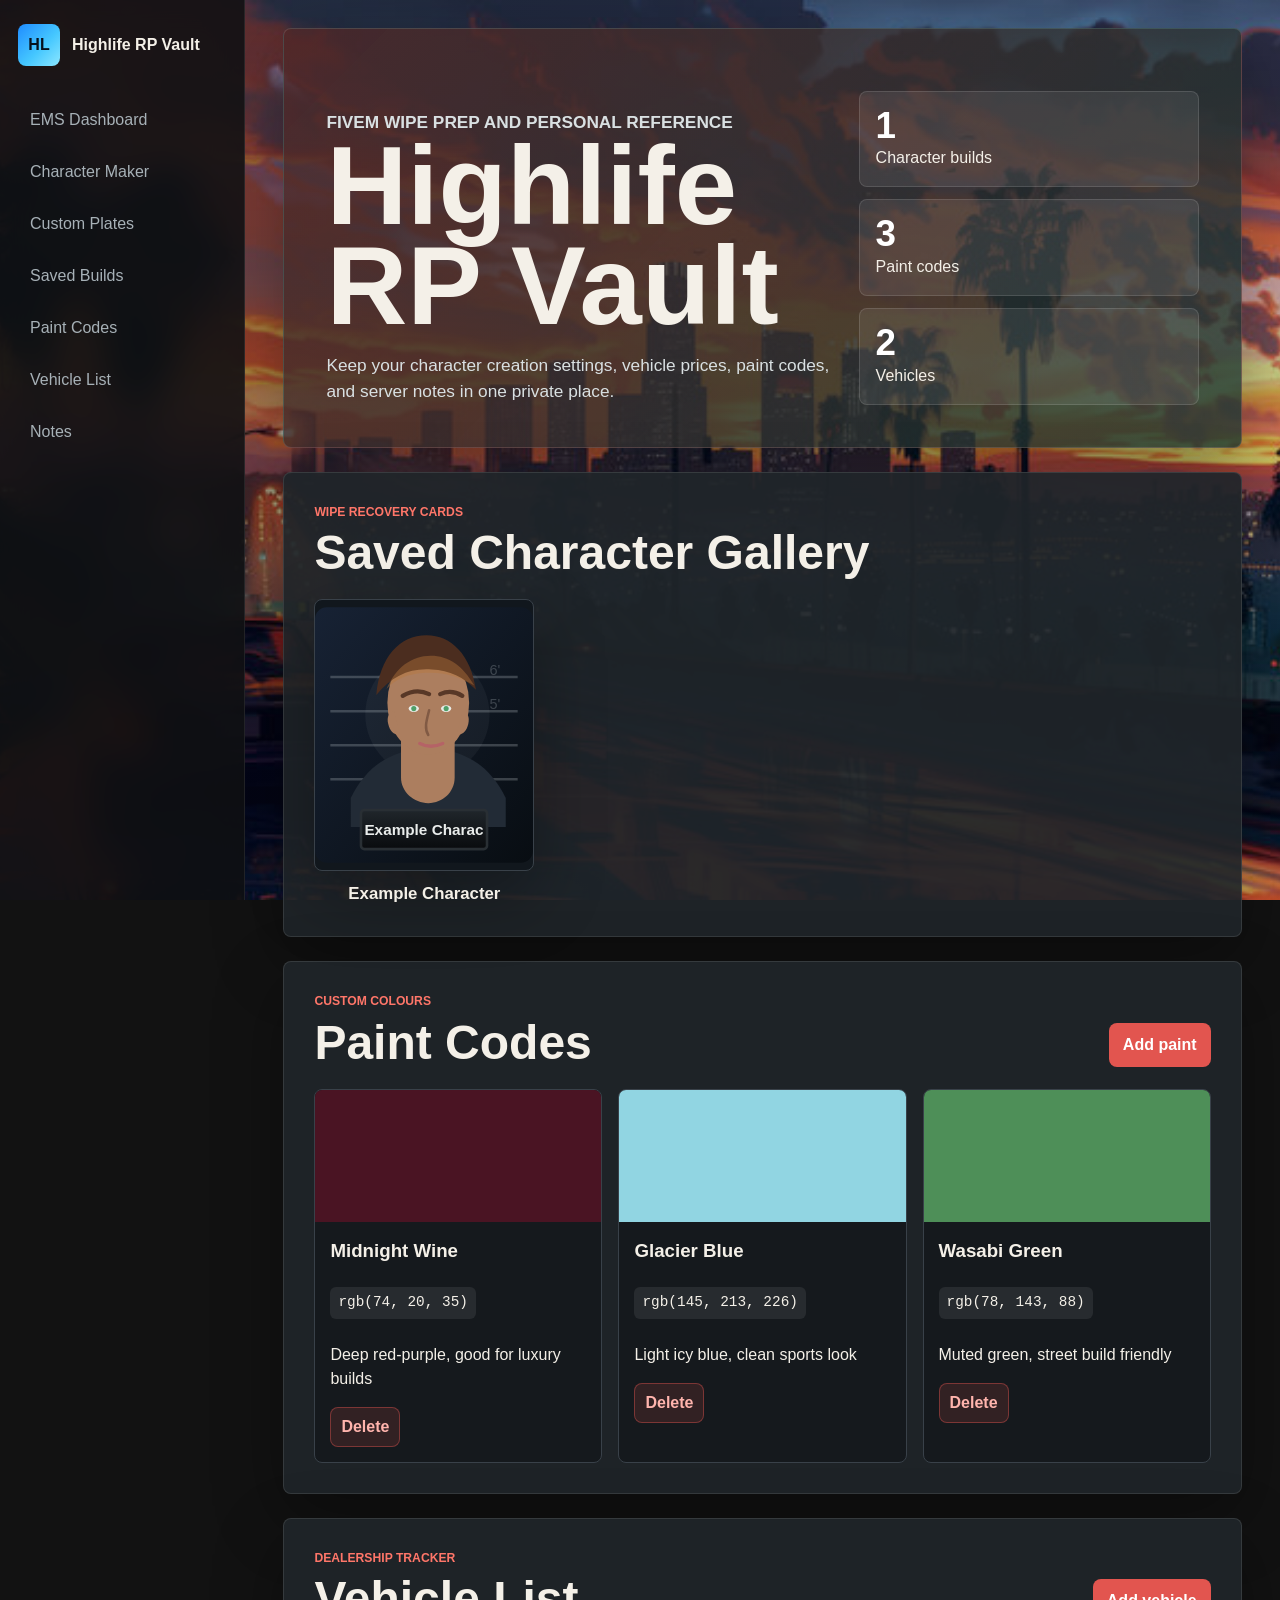
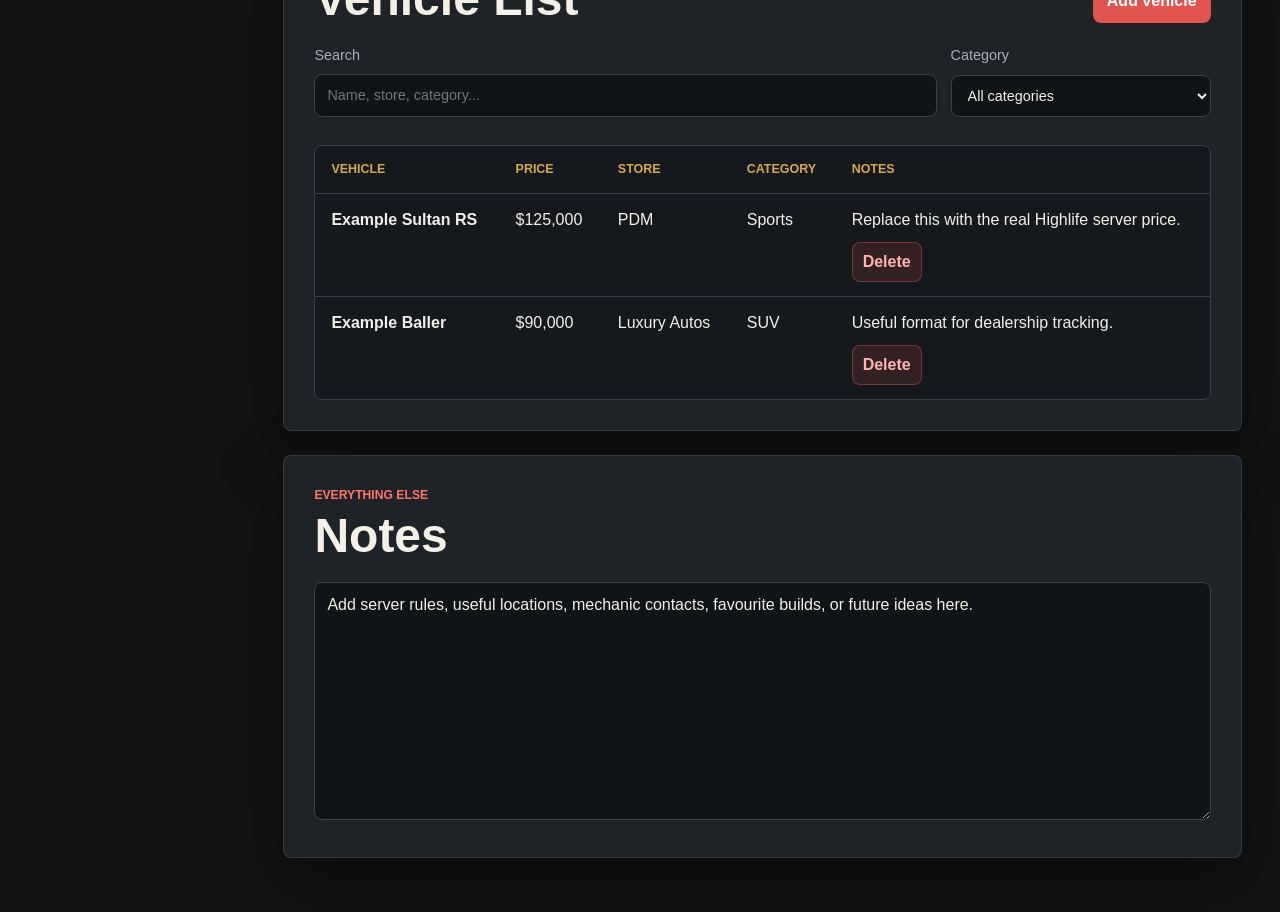
<file: index.html>
<!doctype html>
<html lang="en">
  <head>
    <meta charset="utf-8" />
    <meta name="viewport" content="width=device-width, initial-scale=1" />
    <title>Highlife RP Vault</title>
    <link rel="icon" href="favicon.svg" type="image/svg+xml" />
    <link rel="stylesheet" href="styles.css" />
  </head>
  <body>
    <aside class="sidebar">
      <a class="brand" href="index.html" aria-label="Highlife RP Vault home">
        <span>HL</span>
        <strong>Highlife RP Vault</strong>
      </a>
      <nav aria-label="Main navigation">
        <a href="ems-dashboard.html">EMS Dashboard</a>
        <a href="character-maker.html">Character Maker</a>
        <a href="plates.html">Custom Plates</a>
        <a href="#characters">Saved Builds</a>
        <a href="#paint">Paint Codes</a>
        <a href="#cars">Vehicle List</a>
        <a href="#notes">Notes</a>
      </nav>
    </aside>

    <main id="top" class="app-shell">
      <section class="hero">
        <div class="hero-copy">
          <p class="eyebrow">FiveM wipe prep and personal reference</p>
          <h1>Highlife RP Vault</h1>
          <p>
            Keep your character creation settings, vehicle prices, paint codes,
            and server notes in one private place.
          </p>
        </div>
        <div class="status-grid" aria-label="Database counts">
          <span><strong id="characterCount">0</strong> Character builds</span>
          <span><strong id="paintCount">0</strong> Paint codes</span>
          <span><strong id="carCount">0</strong> Vehicles</span>
        </div>
      </section>

      <section id="characters" class="panel">
        <div class="section-heading">
          <div>
            <p class="eyebrow">Wipe recovery cards</p>
            <h2>Saved Character Gallery</h2>
          </div>
        </div>
        <div id="characterGrid" class="character-list"></div>
      </section>

      <section id="paint" class="panel">
        <div class="section-heading">
          <div>
            <p class="eyebrow">Custom colours</p>
            <h2>Paint Codes</h2>
          </div>
          <button class="primary-button" data-open-dialog="paintDialog" type="button">Add paint</button>
        </div>
        <div id="paintGrid" class="paint-grid"></div>
      </section>

      <section id="cars" class="panel">
        <div class="section-heading">
          <div>
            <p class="eyebrow">Dealership tracker</p>
            <h2>Vehicle List</h2>
          </div>
          <button class="primary-button" data-open-dialog="carDialog" type="button">Add vehicle</button>
        </div>
        <div class="table-tools">
          <label>Search<input id="carSearch" type="search" placeholder="Name, store, category..." /></label>
          <label>Category<select id="categoryFilter"><option value="all">All categories</option></select></label>
        </div>
        <div class="table-wrap">
          <table>
            <thead>
              <tr>
                <th>Vehicle</th>
                <th>Price</th>
                <th>Store</th>
                <th>Category</th>
                <th>Notes</th>
              </tr>
            </thead>
            <tbody id="carTable"></tbody>
          </table>
        </div>
      </section>

      <section id="notes" class="panel">
        <div class="section-heading">
          <div>
            <p class="eyebrow">Everything else</p>
            <h2>Notes</h2>
          </div>
        </div>
        <textarea id="notesBox" rows="9" aria-label="Highlife notes"></textarea>
      </section>
    </main>

    <dialog id="paintDialog">
      <form method="dialog" class="dialog-form" data-form="paints">
        <h3>Add Paint Code</h3>
        <label>Name<input name="name" required /></label>
        <div class="three-col">
          <label>Red<input name="r" type="number" min="0" max="255" required /></label>
          <label>Green<input name="g" type="number" min="0" max="255" required /></label>
          <label>Blue<input name="b" type="number" min="0" max="255" required /></label>
        </div>
        <label>Finish / notes<input name="notes" placeholder="Metallic, pearlescent, crew colour..." /></label>
        <div class="dialog-actions">
          <button value="cancel">Cancel</button>
          <button class="primary-button" value="default">Save</button>
        </div>
      </form>
    </dialog>

    <dialog id="carDialog">
      <form method="dialog" class="dialog-form" data-form="cars">
        <h3>Add Vehicle</h3>
        <label>Name<input name="name" required /></label>
        <label>Price<input name="price" placeholder="$125,000" /></label>
        <label>Store<input name="store" placeholder="PDM, Luxury Autos..." /></label>
        <label>Category<input name="category" placeholder="Sports, Sedan, Motorbike..." /></label>
        <label>Notes<textarea name="notes" rows="3"></textarea></label>
        <div class="dialog-actions">
          <button value="cancel">Cancel</button>
          <button class="primary-button" value="default">Save</button>
        </div>
      </form>
    </dialog>

    <dialog id="characterDetailsDialog" class="character-dialog">
      <div class="dialog-shell">
        <div id="characterDetails"></div>
        <div class="dialog-actions">
          <button id="closeCharacterDetails" class="primary-button" type="button">Close</button>
        </div>
      </div>
    </dialog>

    <script src="script.js"></script>
  </body>
</html>
</file>
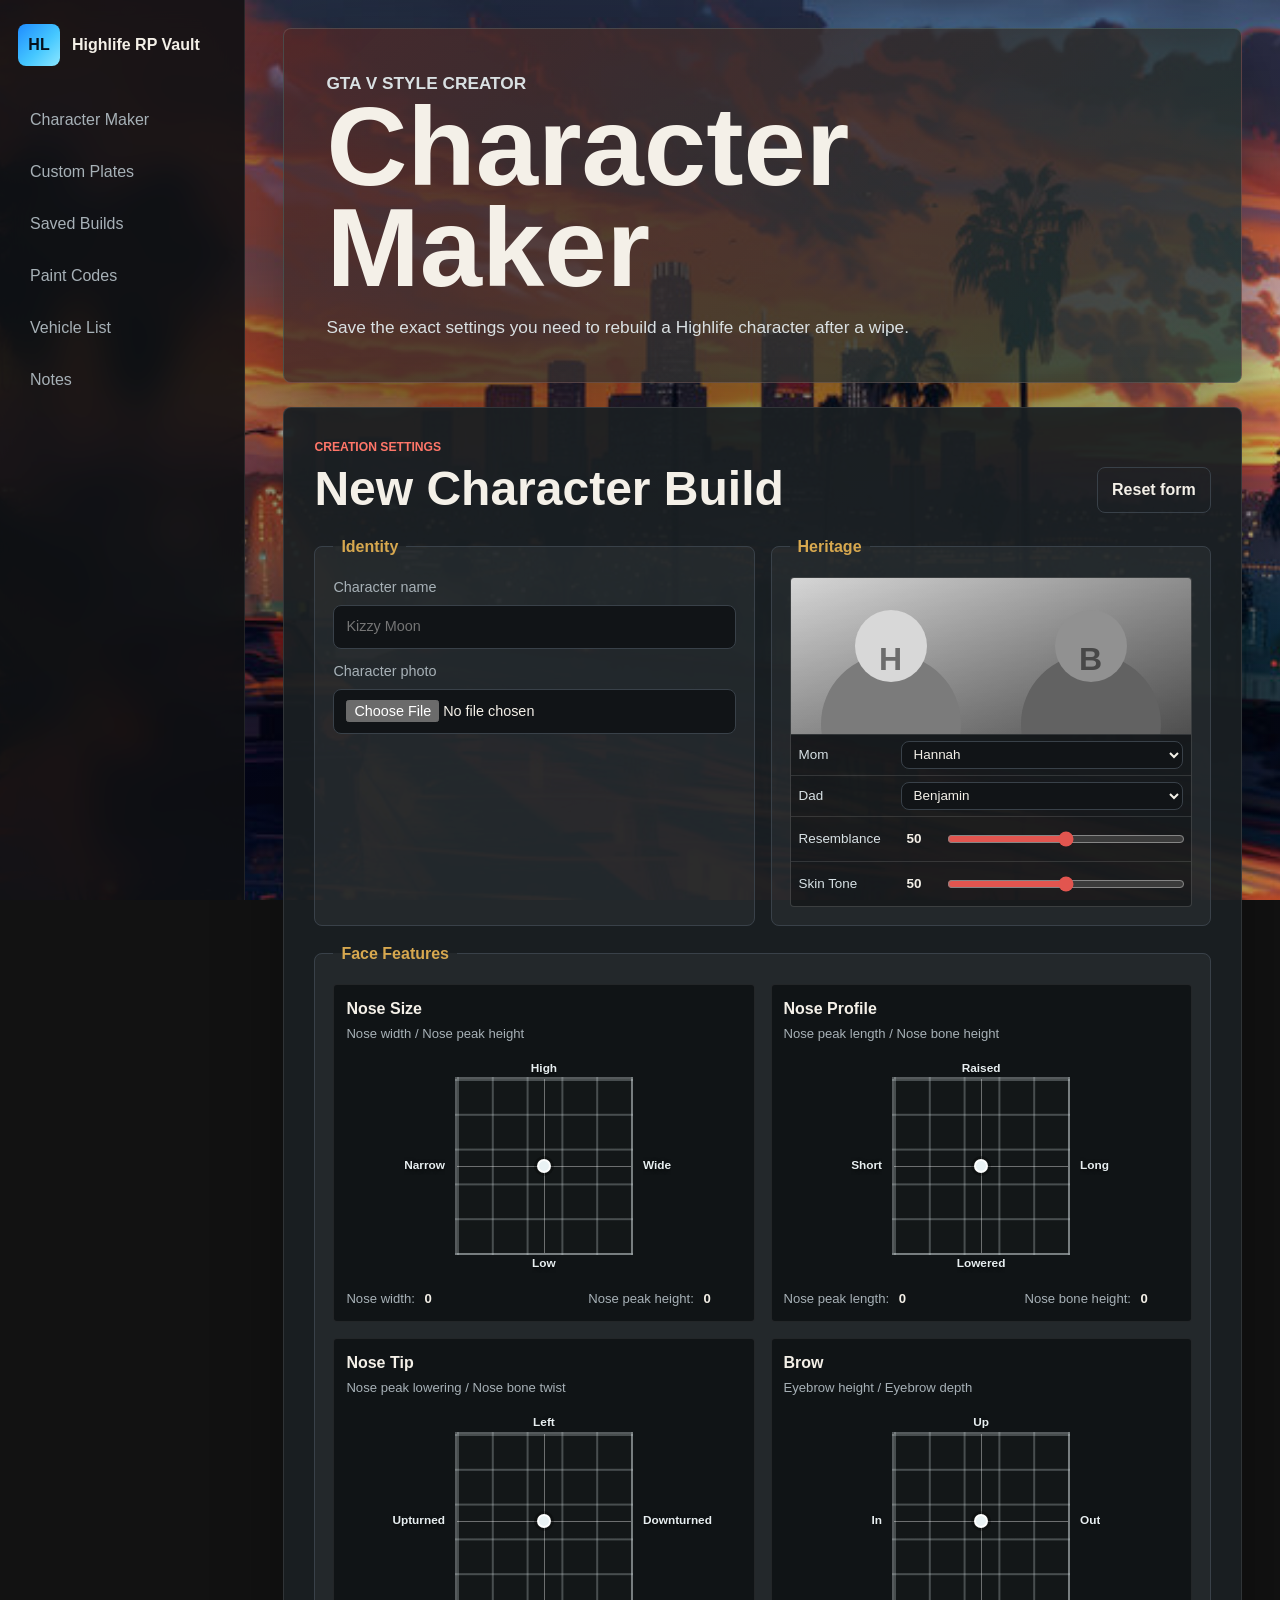
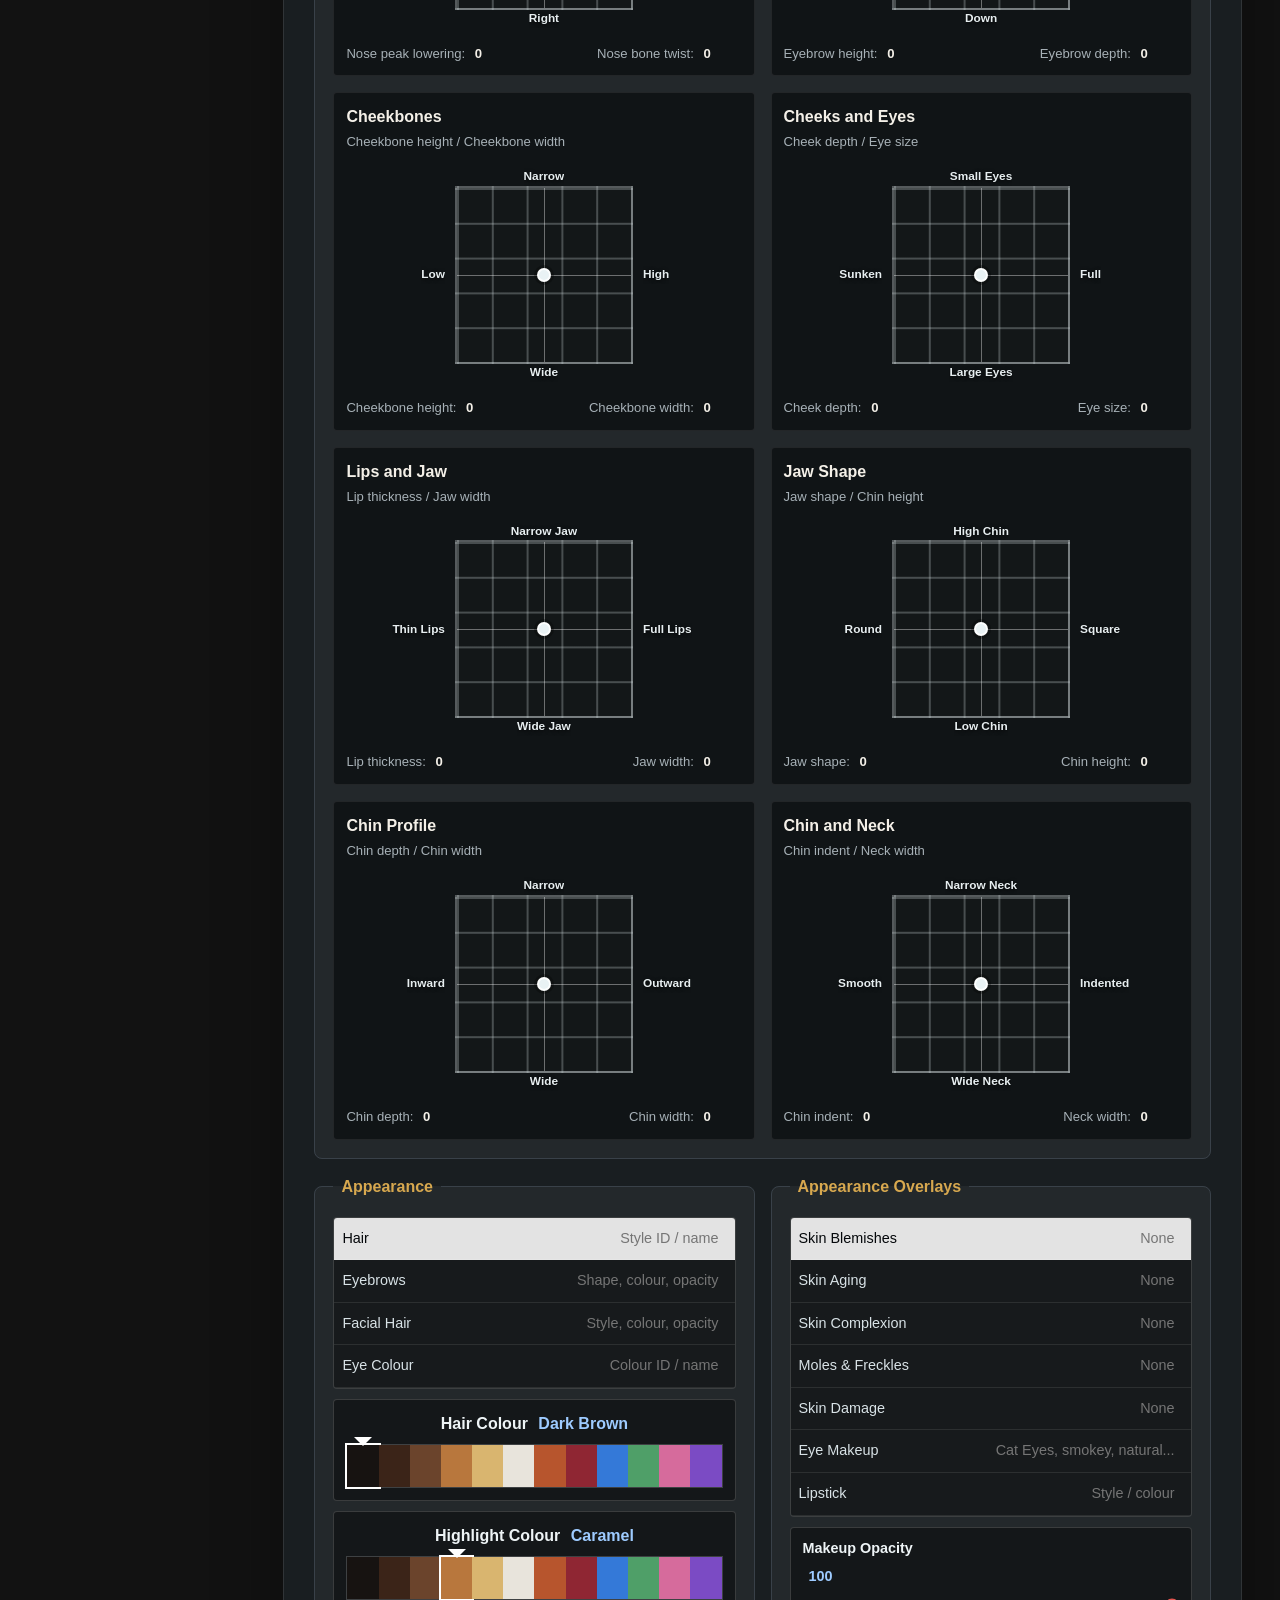
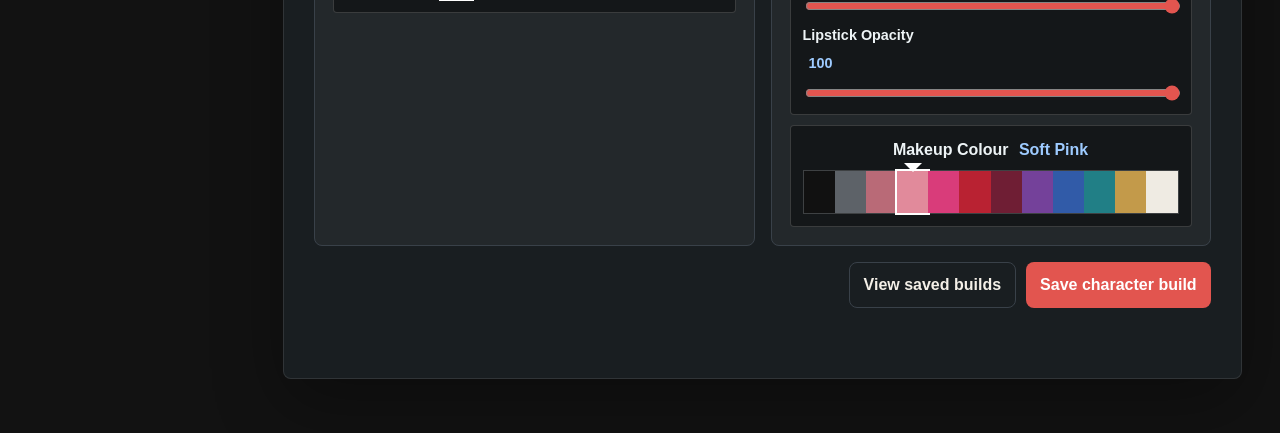
<file: character-maker.html>
<!doctype html>
<html lang="en">
  <head>
    <meta charset="utf-8" />
    <meta name="viewport" content="width=device-width, initial-scale=1" />
    <title>Character Maker | Highlife RP Vault</title>
    <link rel="icon" href="favicon.svg" type="image/svg+xml" />
    <link rel="stylesheet" href="styles.css" />
  </head>
  <body>
    <aside class="sidebar">
      <a class="brand" href="index.html" aria-label="Highlife RP Vault home">
        <span>HL</span>
        <strong>Highlife RP Vault</strong>
      </a>
      <nav aria-label="Main navigation">
        <a href="character-maker.html">Character Maker</a>
        <a href="plates.html">Custom Plates</a>
        <a href="index.html#characters">Saved Builds</a>
        <a href="index.html#paint">Paint Codes</a>
        <a href="index.html#cars">Vehicle List</a>
        <a href="index.html#notes">Notes</a>
      </nav>
    </aside>

    <main id="top" class="app-shell">
      <section class="hero compact-hero">
        <div class="hero-copy">
          <p class="eyebrow">GTA V style creator</p>
          <h1>Character Maker</h1>
          <p>
            Save the exact settings you need to rebuild a Highlife character
            after a wipe.
          </p>
        </div>
      </section>

      <section id="maker" class="panel feature-panel">
        <div class="section-heading">
          <div>
            <p class="eyebrow">Creation settings</p>
            <h2>New Character Build</h2>
          </div>
          <button id="resetCharacterForm" class="ghost-button" type="button">Reset form</button>
        </div>

        <div class="maker-layout">
          <form id="characterMakerForm" class="maker-grid">
            <fieldset class="form-card">
              <legend>Identity</legend>
              <label>Character name<input name="name" required placeholder="Kizzy Moon" /></label>
              <label>Character photo<input id="characterPhotoInput" name="photo" type="file" accept="image/*" /></label>
              <input id="characterPhotoData" name="photoData" type="hidden" />
            </fieldset>

            <fieldset class="form-card">
              <legend>Heritage</legend>
              <div class="heritage-card">
                <div class="parent-preview" aria-label="Selected parents">
                  <div class="parent-portrait parent-mother">
                    <span id="motherInitial">H</span>
                  </div>
                  <div class="parent-portrait parent-father">
                    <span id="fatherInitial">B</span>
                  </div>
                </div>
                <label class="heritage-row"><span>Mom</span><select name="mother" id="motherSelect"></select></label>
                <label class="heritage-row"><span>Dad</span><select name="father" id="fatherSelect"></select></label>
                <label class="heritage-row slider-row"><span>Resemblance</span><output data-output-for="resemblance">50</output>
                  <input name="resemblance" type="range" min="0" max="100" value="50" />
                </label>
                <label class="heritage-row slider-row"><span>Skin Tone</span><output data-output-for="skinMix">50</output>
                  <input name="skinMix" type="range" min="0" max="100" value="50" />
                </label>
              </div>
            </fieldset>

            <fieldset class="form-card large-card">
            <legend>Face Features</legend>
            <div id="featurePads" class="pad-grid">
              <div class="feature-pad-card">
                <div class="pad-card-header"><strong>Nose Size</strong><span>Nose width / Nose peak height</span></div>
                <div class="pad-frame"><span class="axis-label axis-top">High</span><span class="axis-label axis-left">Narrow</span><div class="feature-pad" role="slider" tabindex="0" aria-label="Nose Size" data-x-feature="Nose width" data-y-feature="Nose peak height" data-x-value="0" data-y-value="0"><span class="pad-cross horizontal"></span><span class="pad-cross vertical"></span><span class="pad-dot"></span></div><span class="axis-label axis-right">Wide</span><span class="axis-label axis-bottom">Low</span></div>
                <div class="pad-values"><span>Nose width: <output data-pad-x>0</output></span><span>Nose peak height: <output data-pad-y>0</output></span></div>
              </div>
              <div class="feature-pad-card">
                <div class="pad-card-header"><strong>Nose Profile</strong><span>Nose peak length / Nose bone height</span></div>
                <div class="pad-frame"><span class="axis-label axis-top">Raised</span><span class="axis-label axis-left">Short</span><div class="feature-pad" role="slider" tabindex="0" aria-label="Nose Profile" data-x-feature="Nose peak length" data-y-feature="Nose bone height" data-x-value="0" data-y-value="0"><span class="pad-cross horizontal"></span><span class="pad-cross vertical"></span><span class="pad-dot"></span></div><span class="axis-label axis-right">Long</span><span class="axis-label axis-bottom">Lowered</span></div>
                <div class="pad-values"><span>Nose peak length: <output data-pad-x>0</output></span><span>Nose bone height: <output data-pad-y>0</output></span></div>
              </div>
              <div class="feature-pad-card">
                <div class="pad-card-header"><strong>Nose Tip</strong><span>Nose peak lowering / Nose bone twist</span></div>
                <div class="pad-frame"><span class="axis-label axis-top">Left</span><span class="axis-label axis-left">Upturned</span><div class="feature-pad" role="slider" tabindex="0" aria-label="Nose Tip" data-x-feature="Nose peak lowering" data-y-feature="Nose bone twist" data-x-value="0" data-y-value="0"><span class="pad-cross horizontal"></span><span class="pad-cross vertical"></span><span class="pad-dot"></span></div><span class="axis-label axis-right">Downturned</span><span class="axis-label axis-bottom">Right</span></div>
                <div class="pad-values"><span>Nose peak lowering: <output data-pad-x>0</output></span><span>Nose bone twist: <output data-pad-y>0</output></span></div>
              </div>
              <div class="feature-pad-card">
                <div class="pad-card-header"><strong>Brow</strong><span>Eyebrow height / Eyebrow depth</span></div>
                <div class="pad-frame"><span class="axis-label axis-top">Up</span><span class="axis-label axis-left">In</span><div class="feature-pad" role="slider" tabindex="0" aria-label="Brow" data-x-feature="Eyebrow height" data-y-feature="Eyebrow depth" data-x-value="0" data-y-value="0"><span class="pad-cross horizontal"></span><span class="pad-cross vertical"></span><span class="pad-dot"></span></div><span class="axis-label axis-right">Out</span><span class="axis-label axis-bottom">Down</span></div>
                <div class="pad-values"><span>Eyebrow height: <output data-pad-x>0</output></span><span>Eyebrow depth: <output data-pad-y>0</output></span></div>
              </div>
              <div class="feature-pad-card">
                <div class="pad-card-header"><strong>Cheekbones</strong><span>Cheekbone height / Cheekbone width</span></div>
                <div class="pad-frame"><span class="axis-label axis-top">Narrow</span><span class="axis-label axis-left">Low</span><div class="feature-pad" role="slider" tabindex="0" aria-label="Cheekbones" data-x-feature="Cheekbone height" data-y-feature="Cheekbone width" data-x-value="0" data-y-value="0"><span class="pad-cross horizontal"></span><span class="pad-cross vertical"></span><span class="pad-dot"></span></div><span class="axis-label axis-right">High</span><span class="axis-label axis-bottom">Wide</span></div>
                <div class="pad-values"><span>Cheekbone height: <output data-pad-x>0</output></span><span>Cheekbone width: <output data-pad-y>0</output></span></div>
              </div>
              <div class="feature-pad-card">
                <div class="pad-card-header"><strong>Cheeks and Eyes</strong><span>Cheek depth / Eye size</span></div>
                <div class="pad-frame"><span class="axis-label axis-top">Small Eyes</span><span class="axis-label axis-left">Sunken</span><div class="feature-pad" role="slider" tabindex="0" aria-label="Cheeks and Eyes" data-x-feature="Cheek depth" data-y-feature="Eye size" data-x-value="0" data-y-value="0"><span class="pad-cross horizontal"></span><span class="pad-cross vertical"></span><span class="pad-dot"></span></div><span class="axis-label axis-right">Full</span><span class="axis-label axis-bottom">Large Eyes</span></div>
                <div class="pad-values"><span>Cheek depth: <output data-pad-x>0</output></span><span>Eye size: <output data-pad-y>0</output></span></div>
              </div>
              <div class="feature-pad-card">
                <div class="pad-card-header"><strong>Lips and Jaw</strong><span>Lip thickness / Jaw width</span></div>
                <div class="pad-frame"><span class="axis-label axis-top">Narrow Jaw</span><span class="axis-label axis-left">Thin Lips</span><div class="feature-pad" role="slider" tabindex="0" aria-label="Lips and Jaw" data-x-feature="Lip thickness" data-y-feature="Jaw width" data-x-value="0" data-y-value="0"><span class="pad-cross horizontal"></span><span class="pad-cross vertical"></span><span class="pad-dot"></span></div><span class="axis-label axis-right">Full Lips</span><span class="axis-label axis-bottom">Wide Jaw</span></div>
                <div class="pad-values"><span>Lip thickness: <output data-pad-x>0</output></span><span>Jaw width: <output data-pad-y>0</output></span></div>
              </div>
              <div class="feature-pad-card">
                <div class="pad-card-header"><strong>Jaw Shape</strong><span>Jaw shape / Chin height</span></div>
                <div class="pad-frame"><span class="axis-label axis-top">High Chin</span><span class="axis-label axis-left">Round</span><div class="feature-pad" role="slider" tabindex="0" aria-label="Jaw Shape" data-x-feature="Jaw shape" data-y-feature="Chin height" data-x-value="0" data-y-value="0"><span class="pad-cross horizontal"></span><span class="pad-cross vertical"></span><span class="pad-dot"></span></div><span class="axis-label axis-right">Square</span><span class="axis-label axis-bottom">Low Chin</span></div>
                <div class="pad-values"><span>Jaw shape: <output data-pad-x>0</output></span><span>Chin height: <output data-pad-y>0</output></span></div>
              </div>
              <div class="feature-pad-card">
                <div class="pad-card-header"><strong>Chin Profile</strong><span>Chin depth / Chin width</span></div>
                <div class="pad-frame"><span class="axis-label axis-top">Narrow</span><span class="axis-label axis-left">Inward</span><div class="feature-pad" role="slider" tabindex="0" aria-label="Chin Profile" data-x-feature="Chin depth" data-y-feature="Chin width" data-x-value="0" data-y-value="0"><span class="pad-cross horizontal"></span><span class="pad-cross vertical"></span><span class="pad-dot"></span></div><span class="axis-label axis-right">Outward</span><span class="axis-label axis-bottom">Wide</span></div>
                <div class="pad-values"><span>Chin depth: <output data-pad-x>0</output></span><span>Chin width: <output data-pad-y>0</output></span></div>
              </div>
              <div class="feature-pad-card">
                <div class="pad-card-header"><strong>Chin and Neck</strong><span>Chin indent / Neck width</span></div>
                <div class="pad-frame"><span class="axis-label axis-top">Narrow Neck</span><span class="axis-label axis-left">Smooth</span><div class="feature-pad" role="slider" tabindex="0" aria-label="Chin and Neck" data-x-feature="Chin indent" data-y-feature="Neck width" data-x-value="0" data-y-value="0"><span class="pad-cross horizontal"></span><span class="pad-cross vertical"></span><span class="pad-dot"></span></div><span class="axis-label axis-right">Indented</span><span class="axis-label axis-bottom">Wide Neck</span></div>
                <div class="pad-values"><span>Chin indent: <output data-pad-x>0</output></span><span>Neck width: <output data-pad-y>0</output></span></div>
              </div>
            </div>
            </fieldset>

            <fieldset class="form-card">
            <legend>Appearance</legend>
            <div class="appearance-menu">
              <label class="appearance-row"><span>Hair</span><input name="hairStyle" placeholder="Style ID / name" /></label>
              <label class="appearance-row"><span>Eyebrows</span><input name="eyebrows" placeholder="Shape, colour, opacity" /></label>
              <label class="appearance-row"><span>Facial Hair</span><input name="facialHair" placeholder="Style, colour, opacity" /></label>
              <label class="appearance-row"><span>Eye Colour</span><input name="eyeColor" placeholder="Colour ID / name" /></label>
            </div>

            <div class="colour-changer" aria-label="Hair colour picker">
              <div class="colour-title">Hair Colour <output id="hairColorLabel">Dark Brown</output></div>
              <input id="hairColorInput" name="hairColor" type="hidden" value="Dark Brown" />
              <div class="colour-strip" data-colour-target="hairColor">
                <button type="button" class="colour-chip selected" data-colour-name="Black" style="--chip:#171311"></button>
                <button type="button" class="colour-chip" data-colour-name="Dark Brown" style="--chip:#3b2418"></button>
                <button type="button" class="colour-chip" data-colour-name="Brown" style="--chip:#6b442c"></button>
                <button type="button" class="colour-chip" data-colour-name="Caramel" style="--chip:#b8773d"></button>
                <button type="button" class="colour-chip" data-colour-name="Blonde" style="--chip:#d9b56f"></button>
                <button type="button" class="colour-chip" data-colour-name="White" style="--chip:#e8e4dc"></button>
                <button type="button" class="colour-chip" data-colour-name="Ginger" style="--chip:#b7552d"></button>
                <button type="button" class="colour-chip" data-colour-name="Red" style="--chip:#8f2633"></button>
                <button type="button" class="colour-chip" data-colour-name="Blue" style="--chip:#3479d8"></button>
                <button type="button" class="colour-chip" data-colour-name="Green" style="--chip:#4f9f68"></button>
                <button type="button" class="colour-chip" data-colour-name="Pink" style="--chip:#d66b9c"></button>
                <button type="button" class="colour-chip" data-colour-name="Purple" style="--chip:#7b4bc4"></button>
              </div>
            </div>

            <div class="colour-changer" aria-label="Hair highlight colour picker">
              <div class="colour-title">Highlight Colour <output id="highlightColorLabel">Caramel</output></div>
              <input id="highlightColorInput" name="highlightColor" type="hidden" value="Caramel" />
              <div class="colour-strip" data-colour-target="highlightColor">
                <button type="button" class="colour-chip" data-colour-name="Black" style="--chip:#171311"></button>
                <button type="button" class="colour-chip" data-colour-name="Dark Brown" style="--chip:#3b2418"></button>
                <button type="button" class="colour-chip" data-colour-name="Brown" style="--chip:#6b442c"></button>
                <button type="button" class="colour-chip selected" data-colour-name="Caramel" style="--chip:#b8773d"></button>
                <button type="button" class="colour-chip" data-colour-name="Blonde" style="--chip:#d9b56f"></button>
                <button type="button" class="colour-chip" data-colour-name="White" style="--chip:#e8e4dc"></button>
                <button type="button" class="colour-chip" data-colour-name="Ginger" style="--chip:#b7552d"></button>
                <button type="button" class="colour-chip" data-colour-name="Red" style="--chip:#8f2633"></button>
                <button type="button" class="colour-chip" data-colour-name="Blue" style="--chip:#3479d8"></button>
                <button type="button" class="colour-chip" data-colour-name="Green" style="--chip:#4f9f68"></button>
                <button type="button" class="colour-chip" data-colour-name="Pink" style="--chip:#d66b9c"></button>
                <button type="button" class="colour-chip" data-colour-name="Purple" style="--chip:#7b4bc4"></button>
              </div>
            </div>
            </fieldset>

            <fieldset class="form-card">
              <legend>Appearance Overlays</legend>
              <div class="appearance-menu">
                <label class="appearance-row"><span>Skin Blemishes</span><input name="blemishes" placeholder="None" /></label>
                <label class="appearance-row"><span>Skin Aging</span><input name="ageing" placeholder="None" /></label>
                <label class="appearance-row"><span>Skin Complexion</span><input name="complexion" placeholder="None" /></label>
                <label class="appearance-row"><span>Moles & Freckles</span><input name="freckles" placeholder="None" /></label>
                <label class="appearance-row"><span>Skin Damage</span><input name="skinDamage" placeholder="None" /></label>
                <label class="appearance-row"><span>Eye Makeup</span><input name="makeup" placeholder="Cat Eyes, smokey, natural..." /></label>
                <label class="appearance-row"><span>Lipstick</span><input name="blushLipstick" placeholder="Style / colour" /></label>
              </div>

              <div class="overlay-controls">
                <label>Makeup Opacity <output data-output-for="makeupOpacity">100</output>
                  <input name="makeupOpacity" type="range" min="0" max="100" value="100" />
                </label>
                <label>Lipstick Opacity <output data-output-for="lipstickOpacity">100</output>
                  <input name="lipstickOpacity" type="range" min="0" max="100" value="100" />
                </label>
              </div>

              <div class="colour-changer" aria-label="Makeup colour picker">
                <div class="colour-title">Makeup Colour <output id="makeupColorLabel">Soft Pink</output></div>
                <input id="makeupColorInput" name="makeupColor" type="hidden" value="Soft Pink" />
                <div class="colour-strip makeup-strip" data-colour-target="makeupColor">
                  <button type="button" class="colour-chip" data-colour-name="Black" style="--chip:#111111"></button>
                  <button type="button" class="colour-chip" data-colour-name="Grey" style="--chip:#5d6268"></button>
                  <button type="button" class="colour-chip" data-colour-name="Rose" style="--chip:#b96a77"></button>
                  <button type="button" class="colour-chip selected" data-colour-name="Soft Pink" style="--chip:#e18a9b"></button>
                  <button type="button" class="colour-chip" data-colour-name="Hot Pink" style="--chip:#d93c7a"></button>
                  <button type="button" class="colour-chip" data-colour-name="Red" style="--chip:#b92232"></button>
                  <button type="button" class="colour-chip" data-colour-name="Burgundy" style="--chip:#6f1e34"></button>
                  <button type="button" class="colour-chip" data-colour-name="Purple" style="--chip:#74419a"></button>
                  <button type="button" class="colour-chip" data-colour-name="Blue" style="--chip:#315ba8"></button>
                  <button type="button" class="colour-chip" data-colour-name="Teal" style="--chip:#217f86"></button>
                  <button type="button" class="colour-chip" data-colour-name="Gold" style="--chip:#c39a4a"></button>
                  <button type="button" class="colour-chip" data-colour-name="White" style="--chip:#efebe3"></button>
                </div>
              </div>
            </fieldset>

            <div class="maker-actions">
              <a class="ghost-link" href="index.html#characters">View saved builds</a>
              <button class="primary-button" type="submit">Save character build</button>
            </div>
          </form>
        </div>
        <p id="saveCharacterStatus" class="save-status" aria-live="polite"></p>
      </section>
    </main>

    <script src="script.js"></script>
  </body>
</html>
</file>
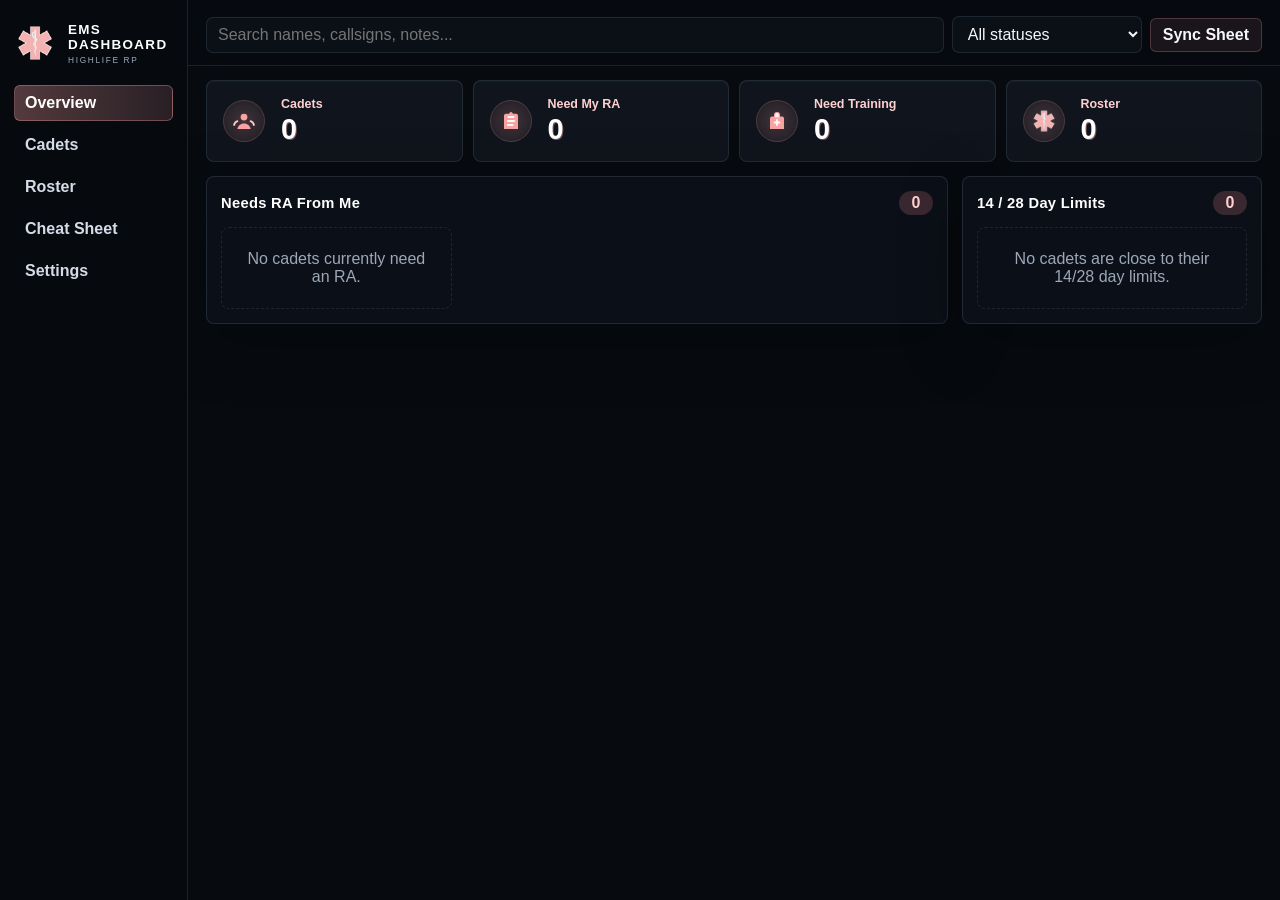
<file: ems-dashboard.html>
<!doctype html>
<html lang="en">
  <head>
    <meta charset="utf-8" />
    <meta name="viewport" content="width=device-width, initial-scale=1" />
    <meta name="theme-color" content="#1f1a20" />
    <meta name="apple-mobile-web-app-title" content="EMS" />
    <title>EMS Cadet Dashboard</title>
    <link rel="icon" type="image/png" href="ems-favicon.png?v=20260722-2" />
    <link rel="apple-touch-icon" href="apple-touch-icon.png?v=20260722-4" />
    <link rel="manifest" href="ems-dashboard.webmanifest?v=20260722-4" />
    <link rel="stylesheet" href="ems-dashboard.css?v=20260722-8" />
  </head>
  <body>
    <main class="app">
      <header class="topbar">
        <a class="brand" href="index.html">
          <img src="ems-favicon.png?v=20260722-2" alt="" />
          <span>
            <strong>EMS Dashboard</strong>
            <small>Highlife RP</small>
          </span>
        </a>
        <nav aria-label="Dashboard sections">
          <button class="active" data-tab="overview" type="button">Overview</button>
          <button data-tab="cadets" type="button">Cadets</button>
          <button data-tab="directory" type="button">Roster</button>
          <button data-tab="cheat-sheet" type="button">Cheat Sheet</button>
          <button data-tab="settings" type="button">Settings</button>
        </nav>
      </header>

      <section class="toolbar">
        <input data-search type="search" placeholder="Search names, callsigns, notes..." />
        <select data-status-filter>
          <option value="all">All statuses</option>
          <option value="active">Active</option>
          <option value="needs-ra">Needs RA</option>
          <option value="limit-risk">14/28 day risk</option>
          <option value="needs-training">Needs day training</option>
        </select>
        <button data-action="import-google" type="button">Sync Sheet</button>
      </section>

      <section class="stats" data-stats></section>

      <section class="view" data-view="overview">
        <div class="dashboard-layout">
          <div class="dashboard-main">
            <article class="panel">
              <div class="panel-head">
                <h2>Needs RA From Me</h2>
                <span data-count-needs-ra>0</span>
              </div>
              <div data-needs-ra-list class="cadet-grid"></div>
            </article>
          </div>
          <aside class="dashboard-side">
            <article class="panel">
              <div class="panel-head">
                <h2>14 / 28 Day Limits</h2>
                <span data-count-limits>0</span>
              </div>
              <div data-limit-list class="stack"></div>
            </article>
          </aside>
        </div>
      </section>

      <section class="view is-hidden" data-view="cadets">
        <div class="cadet-grid" data-cadet-grid></div>
        <article class="panel ra-offers-panel">
          <div class="panel-head ra-offers-head">
            <div>
              <h2>RA Offers</h2>
              <p class="muted">Individual offers and Discord ping offers.</p>
            </div>
            <div class="ra-offers-controls">
              <div data-ra-offer-summary class="ra-offer-summary"></div>
              <select data-ra-offer-month aria-label="Filter RA offers by month"></select>
              <button data-action="ping-offer" type="button">Ping offer</button>
            </div>
          </div>
          <div data-ra-offer-log class="ra-offer-log"></div>
        </article>
      </section>

      <section class="view is-hidden" data-view="directory">
        <article class="panel">
          <div class="panel-head">
            <h2>EMS Roster</h2>
            <span data-directory-count>0</span>
          </div>
          <div class="directory" data-directory></div>
        </article>
      </section>

      <section class="view is-hidden" data-view="cheat-sheet">
        <div class="cheat-top-grid">
          <article class="cheat-panel meds-card">
            <div class="cheat-table-wrap">
              <table class="cheat-table meds-table">
                <thead>
                  <tr>
                    <th>Medication</th>
                    <th>Dosage</th>
                    <th>Drugs*</th>
                    <th>Alcohol*</th>
                    <th>Level</th>
                  </tr>
                </thead>
                <tbody>
                  <tr><td>Oxygen</td><td>0.5-15 L/min</td><td>No</td><td>No</td><td>N/A</td></tr>
                  <tr><td>Epinephrine</td><td>0.5-1 mg</td><td>No</td><td>No</td><td>N/A</td></tr>
                  <tr><td>Tylenol</td><td>500 mg</td><td>No</td><td>Yes</td><td>1 - 4</td></tr>
                  <tr><td>Tramadol</td><td>50-100 mg</td><td>Yes</td><td>Yes</td><td>5 - 7</td></tr>
                  <tr><td>Morphine</td><td>2 mg</td><td>Yes</td><td>Yes</td><td>8+</td></tr>
                  <tr><td>TXA</td><td>500-1000 ml</td><td>No</td><td>No</td><td>N/A</td></tr>
                </tbody>
              </table>
            </div>
          </article>

          <article class="cheat-panel icu-card">
            <table class="cheat-table icu-table">
              <thead>
                <tr>
                  <th>ICU Days</th>
                  <th>Days</th>
                </tr>
              </thead>
              <tbody>
                <tr><td>Blunt Force Trauma / High Fall</td><td>100 days</td></tr>
                <tr><td>Drowning / MVA</td><td>100 days</td></tr>
                <tr><td>Miscellaneous Injury</td><td>100 days</td></tr>
                <tr><td>Explosion / Burns</td><td>150 days</td></tr>
                <tr><td>GSW / Stabbing / Lacerations / Animal</td><td>150 days</td></tr>
                <tr><td>Unresponsive</td><td>500 days</td></tr>
              </tbody>
            </table>
          </article>
        </div>

        <div class="morgue-stack">
          <article class="cheat-panel morgue-card">
            <div class="cheat-title">
              <h2>Morgue Format - Regular</h2>
            </div>
            <dl class="cheat-lines">
              <div>
                <dt>Days</dt>
                <dd>300</dd>
              </div>
              <div>
                <dt>Format</dt>
                <dd>Reason to Death | TOD: XX:XX</dd>
              </div>
              <div>
                <dt>Example</dt>
                <dd>DOA for Fatal GSW | TOD 3:25 PM</dd>
              </div>
            </dl>
          </article>

          <article class="cheat-panel morgue-card">
            <div class="cheat-title">
              <h2>Morgue Format - Criminal</h2>
            </div>
            <dl class="cheat-lines">
              <div>
                <dt>Days</dt>
                <dd>1000</dd>
              </div>
              <div>
                <dt>Format</dt>
                <dd>Reason to Death | TOD: XX:XX | Charges</dd>
              </div>
              <div>
                <dt>Example</dt>
                <dd>DOS for Fatal GSW to the head | TOD: 5:42 AM | Bank Robbery | Attempted Mass Murder | Felony Evading Arrest | Reckless Driving</dd>
              </div>
            </dl>
          </article>
        </div>

        <div class="cheat-grid">
          <article class="cheat-panel vehicle-card seu-card">
            <div class="cheat-title">
              <span>SEU</span>
              <h2>1 SEU : 1 Ambulance</h2>
            </div>
            <ul class="vehicle-list">
              <li><span>CaraCara</span><strong>EMT I+</strong></li>
              <li><span>Landstalker</span><strong>EMT III+</strong></li>
              <li><span>Scout</span><strong>Supervisor+</strong></li>
            </ul>
            <p class="cheat-note">SEU requires a 1:1 ambulance ratio.</p>
          </article>

          <article class="cheat-panel vehicle-card fr-card">
            <div class="cheat-title">
              <span>FR</span>
              <h2>1 FR : 2 Ambulances</h2>
            </div>
            <ul class="vehicle-list">
              <li><span>Buffalo</span><strong>EMT II+</strong></li>
              <li><span>Felon</span><strong>EMT IV+</strong></li>
            </ul>
            <p class="cheat-note">FR is not classed as an ambulance and does not count toward the SEU ratio.</p>
          </article>
        </div>
      </section>

      <section class="view is-hidden" data-view="notes">
        <article class="panel">
          <div class="panel-head">
            <h2>Notes To Add Back To Sheets</h2>
            <span data-notes-count>0</span>
          </div>
          <div class="notes-list" data-notes-list></div>
        </article>
      </section>

      <section class="view is-hidden" data-view="settings">
        <article class="panel settings-panel">
          <div class="panel-head">
            <h2>Settings</h2>
            <span>EMS</span>
          </div>
          <div class="settings-grid">
            <label>
              My callsign
              <input data-my-callsign value="M3-18" />
            </label>
            <label>
              Google Gmail
              <input data-google-email type="email" placeholder="yourgmail@gmail.com" />
            </label>
            <label class="full">
              Cadet Sheet
              <input data-google-url value="https://docs.google.com/spreadsheets/d/1g3XXntoqyA9XMgEcXwq89RyqBUymJCpVbG1vlE4BSPY/edit?gid=1321749468#gid=1321749468" />
            </label>
            <label class="full">
              EMS Roster Sheet
              <input data-roster-url value="https://docs.google.com/spreadsheets/d/1b9RV4HZh2Klex6jEq8YarlpzpDMt0F4ohV_GscHbSb8/edit?gid=647224122#gid=647224122" />
            </label>
            <label class="full">
              Personal Storage Sheet
              <input data-storage-url value="https://docs.google.com/spreadsheets/d/15bIY2191kS-cbt8F-qeltWOb0qkK4Anpko2pZaagAm8/edit?usp=sharing" />
            </label>
            <button data-action="google-sign-in" type="button">Google Sign In</button>
            <button data-action="load-cloud" type="button">Load Personal Data</button>
            <button data-action="save-cloud" type="button">Save Personal Data</button>
            <button data-action="save-settings" type="button">Save Settings</button>
            <p data-settings-summary class="muted">Used to check each cadet sheet for RAs you completed.</p>
            <p data-last-updated class="muted">No imports yet</p>
          </div>
        </article>
      </section>
    </main>

    <dialog data-dialog>
      <form method="dialog" data-dialog-form>
        <button class="close" value="cancel" type="submit">x</button>
        <h2 data-dialog-title></h2>
        <div data-dialog-body></div>
        <menu>
          <button value="cancel" type="submit">Cancel</button>
          <button class="primary" data-dialog-save value="save" type="submit">Save</button>
        </menu>
      </form>
    </dialog>

    <script src="https://accounts.google.com/gsi/client" async defer></script>
    <script src="ems-dashboard.js?v=20260724-2"></script>
  </body>
</html>
</file>
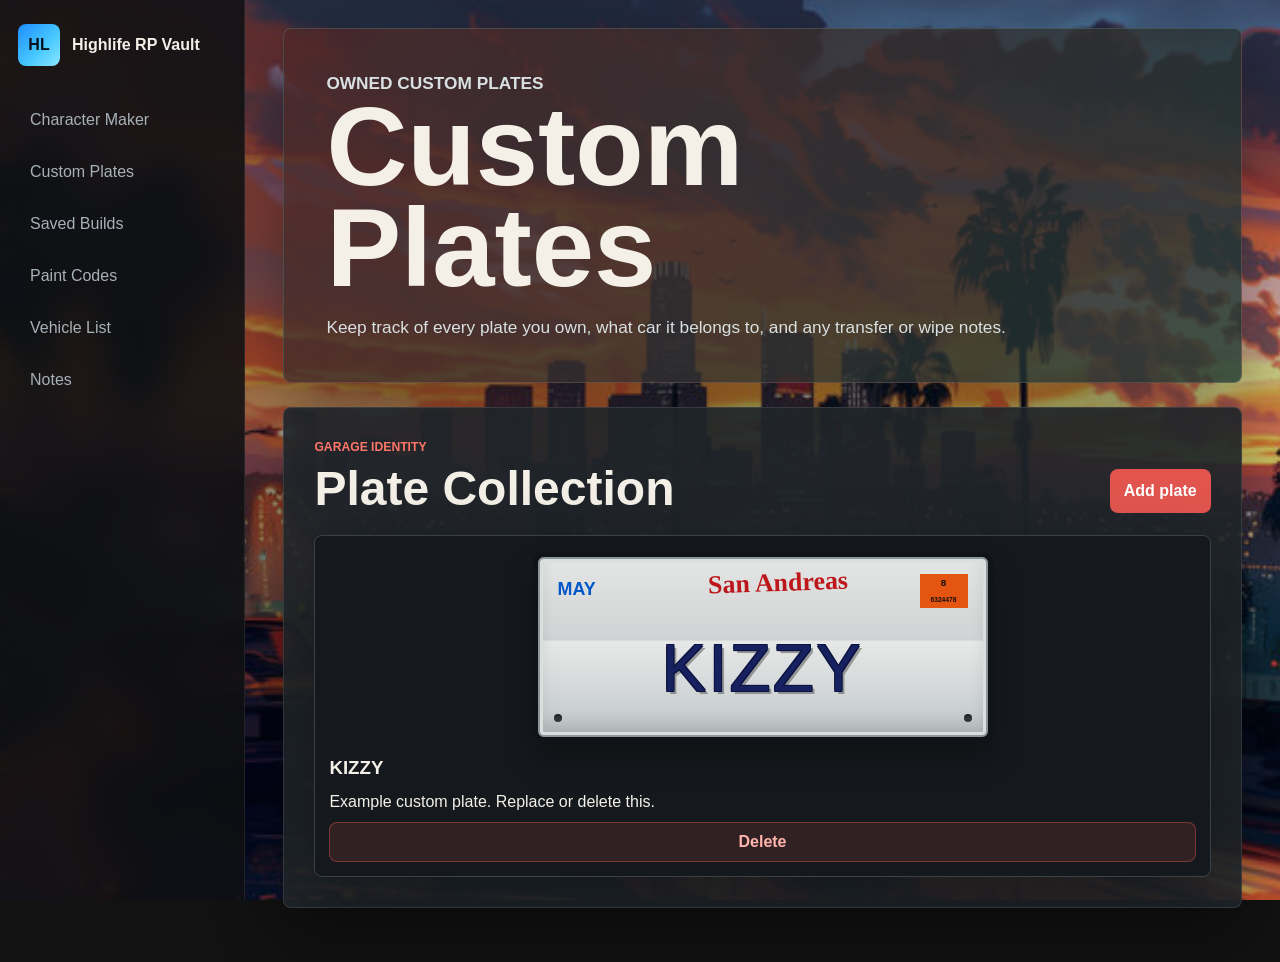
<file: plates.html>
<!doctype html>
<html lang="en">
  <head>
    <meta charset="utf-8" />
    <meta name="viewport" content="width=device-width, initial-scale=1" />
    <title>Custom Plates | Highlife RP Vault</title>
    <link rel="icon" href="favicon.svg" type="image/svg+xml" />
    <link rel="stylesheet" href="styles.css" />
  </head>
  <body>
    <aside class="sidebar">
      <a class="brand" href="index.html" aria-label="Highlife RP Vault home">
        <span>HL</span>
        <strong>Highlife RP Vault</strong>
      </a>
      <nav aria-label="Main navigation">
        <a href="character-maker.html">Character Maker</a>
        <a href="plates.html">Custom Plates</a>
        <a href="index.html#characters">Saved Builds</a>
        <a href="index.html#paint">Paint Codes</a>
        <a href="index.html#cars">Vehicle List</a>
        <a href="index.html#notes">Notes</a>
      </nav>
    </aside>

    <main id="top" class="app-shell">
      <section class="hero compact-hero">
        <div class="hero-copy">
          <p class="eyebrow">Owned custom plates</p>
          <h1>Custom Plates</h1>
          <p>
            Keep track of every plate you own, what car it belongs to, and any
            transfer or wipe notes.
          </p>
        </div>
      </section>

      <section class="panel">
        <div class="section-heading">
          <div>
            <p class="eyebrow">Garage identity</p>
            <h2>Plate Collection</h2>
          </div>
          <button class="primary-button" data-open-dialog="plateDialog" type="button">Add plate</button>
        </div>
        <div id="plateGrid" class="plate-grid"></div>
      </section>
    </main>

    <dialog id="plateDialog">
      <form method="dialog" class="dialog-form" data-form="plates">
        <h3>Add Custom Plate</h3>
        <label>Plate text<input name="text" maxlength="9" required placeholder="KIZZYCAP" /></label>
        <label>Plate style
          <select name="style">
            <option value="san-andreas">San Andreas</option>
            <option value="blue">Blue on white</option>
            <option value="black">Black plate</option>
            <option value="yellow">Yellow plate</option>
          </select>
        </label>
        <label>Notes<textarea name="notes" rows="3" placeholder="Bought from, transfer plans, wipe notes..."></textarea></label>
        <div class="dialog-actions">
          <button value="cancel">Cancel</button>
          <button class="primary-button" value="default">Save</button>
        </div>
      </form>
    </dialog>

    <script src="script.js"></script>
  </body>
</html>
</file>
<file: styles.css>
:root {
  color-scheme: dark;
  --bg: #101214;
  --bg-soft: #171a1e;
  --panel: #20252a;
  --panel-strong: #2a3036;
  --ink: #f4f0e8;
  --muted: #a7b1b7;
  --line: #394149;
  --accent: #e2554f;
  --accent-strong: #ff7669;
  --teal: #35b79c;
  --gold: #d7a84f;
  --blue: #72a9ff;
  --shadow: 0 24px 70px rgba(0, 0, 0, 0.32);
}

* {
  box-sizing: border-box;
}

html {
  scroll-behavior: smooth;
}

body {
  min-height: 100vh;
  margin: 0;
  background:
    linear-gradient(110deg, rgba(8, 10, 14, 0.42), rgba(8, 10, 14, 0.18)),
    url("wallpaper-gta-sunset.png?v=1");
  background-attachment: fixed;
  background-position: center;
  background-size: cover;
  color: var(--ink);
  font-family: Inter, "Segoe UI", Arial, sans-serif;
  line-height: 1.5;
}

button,
input,
select,
textarea {
  font: inherit;
}

button {
  border: 0;
  cursor: pointer;
}

.sidebar {
  position: fixed;
  inset: 0 auto 0 0;
  width: 245px;
  padding: 24px 18px;
  background: rgba(15, 17, 19, 0.88);
  border-right: 1px solid rgba(255, 255, 255, 0.08);
  backdrop-filter: blur(18px);
  z-index: 5;
}

.brand {
  display: flex;
  align-items: center;
  gap: 12px;
  color: var(--ink);
  text-decoration: none;
  margin-bottom: 32px;
}

.brand span {
  display: grid;
  place-items: center;
  width: 42px;
  height: 42px;
  border-radius: 8px;
  background: linear-gradient(135deg, #1f8cff, #45c7ff 56%, #8be7ff);
  color: #06111d;
  font-weight: 900;
}

.brand strong {
  font-size: 1rem;
}

.sidebar nav {
  display: grid;
  gap: 8px;
}

.sidebar nav a {
  color: var(--muted);
  text-decoration: none;
  padding: 10px 12px;
  border-radius: 8px;
}

.sidebar nav a:hover {
  background: rgba(255, 255, 255, 0.08);
  color: var(--ink);
}

.app-shell {
  width: calc(100% - 245px);
  margin-left: 245px;
  padding: 28px clamp(18px, 3vw, 42px) 54px;
}

.hero {
  min-height: 420px;
  display: grid;
  grid-template-columns: minmax(0, 1fr) 340px;
  align-items: end;
  gap: 24px;
  padding: 42px;
  border: 1px solid rgba(255, 255, 255, 0.12);
  border-radius: 8px;
  background:
    linear-gradient(135deg, rgba(226, 85, 79, 0.24), rgba(53, 183, 156, 0.16)),
    rgba(18, 21, 24, 0.74);
  box-shadow: var(--shadow);
  overflow: hidden;
}

.compact-hero {
  min-height: 260px;
  grid-template-columns: 1fr;
}

.hero h1 {
  max-width: 760px;
  margin: 0 0 16px;
  font-size: clamp(3rem, 9vw, 7rem);
  line-height: 0.9;
  letter-spacing: 0;
}

.hero p {
  max-width: 680px;
  margin: 0;
  color: #d9e0e2;
  font-size: 1.08rem;
}

.eyebrow {
  margin: 0 0 8px;
  color: var(--accent-strong);
  font-size: 0.76rem;
  font-weight: 800;
  letter-spacing: 0;
  text-transform: uppercase;
}

.status-grid {
  display: grid;
  gap: 12px;
}

.status-grid span {
  display: grid;
  gap: 2px;
  padding: 16px;
  border: 1px solid rgba(255, 255, 255, 0.12);
  border-radius: 8px;
  background: rgba(255, 255, 255, 0.08);
}

.status-grid strong {
  font-size: 2.3rem;
  line-height: 1;
  color: #fff;
}

.panel {
  margin-top: 24px;
  padding: clamp(18px, 3vw, 30px);
  border: 1px solid rgba(255, 255, 255, 0.1);
  border-radius: 8px;
  background: rgba(32, 37, 42, 0.92);
  box-shadow: var(--shadow);
}

.feature-panel {
  background: rgba(26, 31, 35, 0.94);
}

.section-heading {
  display: flex;
  align-items: end;
  justify-content: space-between;
  gap: 18px;
  margin-bottom: 22px;
}

h2 {
  margin: 0;
  font-size: clamp(1.8rem, 4vw, 3rem);
  line-height: 1;
  letter-spacing: 0;
}

.primary-button,
.ghost-button {
  min-height: 42px;
  border-radius: 8px;
  padding: 10px 14px;
  font-weight: 800;
}

.primary-button {
  background: var(--accent);
  color: #fff;
}

.primary-button:hover {
  background: var(--accent-strong);
  color: #1b1111;
}

.danger-button {
  min-height: 34px;
  border-radius: 8px;
  padding: 7px 10px;
  background: rgba(226, 85, 79, 0.14);
  border: 1px solid rgba(226, 85, 79, 0.42);
  color: #ffb4ad;
  font-weight: 800;
}

.danger-button:hover {
  background: rgba(226, 85, 79, 0.28);
  color: #fff;
}

.table-delete {
  display: block;
  margin-top: 10px;
}

.ghost-button {
  border: 1px solid var(--line);
  background: transparent;
  color: var(--ink);
}

.ghost-link {
  display: inline-flex;
  align-items: center;
  justify-content: center;
  min-height: 42px;
  border: 1px solid var(--line);
  border-radius: 8px;
  padding: 10px 14px;
  color: var(--ink);
  font-weight: 800;
  text-decoration: none;
}

.ghost-link:hover {
  background: rgba(255, 255, 255, 0.08);
}

.maker-grid {
  display: grid;
  grid-template-columns: repeat(2, minmax(0, 1fr));
  gap: 16px;
}

.maker-layout {
  display: block;
}

.form-card {
  min-width: 0;
  margin: 0;
  padding: 18px;
  border: 1px solid var(--line);
  border-radius: 8px;
  background: rgba(255, 255, 255, 0.045);
}

.large-card {
  grid-column: 1 / -1;
}

legend {
  padding: 0 8px;
  color: var(--gold);
  font-weight: 900;
}

label {
  display: grid;
  gap: 7px;
  margin-bottom: 12px;
  color: var(--muted);
  font-size: 0.9rem;
}

input,
select,
textarea {
  width: 100%;
  border: 1px solid var(--line);
  border-radius: 8px;
  background: #111417;
  color: var(--ink);
  padding: 10px 12px;
}

textarea {
  resize: vertical;
}

input[type="range"] {
  accent-color: var(--accent);
  padding: 0;
}

output {
  display: inline-block;
  min-width: 38px;
  margin-left: 6px;
  color: var(--ink);
  font-weight: 800;
}

.two-col,
.three-col {
  display: grid;
  gap: 12px;
}

.two-col {
  grid-template-columns: repeat(2, minmax(0, 1fr));
}

.three-col {
  grid-template-columns: repeat(3, minmax(0, 1fr));
}

.pad-grid {
  display: grid;
  grid-template-columns: repeat(auto-fit, minmax(340px, 1fr));
  gap: 16px;
}

.heritage-card {
  overflow: hidden;
  border: 1px solid rgba(255, 255, 255, 0.16);
  border-radius: 4px;
  background: rgba(0, 0, 0, 0.34);
}

.parent-preview {
  display: grid;
  grid-template-columns: 1fr 1fr;
  min-height: 156px;
  background:
    linear-gradient(rgba(255, 255, 255, 0.08), rgba(0, 0, 0, 0.22)),
    linear-gradient(135deg, #cfd4d6, #60666a);
  filter: grayscale(1);
}

.parent-portrait {
  display: grid;
  place-items: center;
  position: relative;
  overflow: hidden;
}

.parent-portrait::before {
  content: "";
  position: absolute;
  width: 72px;
  height: 72px;
  top: 32px;
  border-radius: 50%;
  background: #d0d2d0;
  box-shadow: 0 78px 0 34px #868b8f;
}

.parent-mother::before {
  background: #ded7d0;
  box-shadow: 0 78px 0 34px #777b82;
}

.parent-father::before {
  background: #9a8f87;
  box-shadow: 0 78px 0 34px #5e6268;
}

.parent-portrait span {
  position: relative;
  z-index: 1;
  margin-top: 6px;
  color: rgba(0, 0, 0, 0.5);
  font-size: 2rem;
  font-weight: 900;
}

.heritage-row {
  display: grid;
  grid-template-columns: 92px minmax(0, 1fr);
  align-items: center;
  gap: 10px;
  min-height: 34px;
  margin: 0;
  padding: 6px 8px;
  border-top: 1px solid rgba(255, 255, 255, 0.12);
  color: #eef4f6;
  font-size: 0.84rem;
}

.heritage-row span {
  color: #d8e2e6;
}

.heritage-row select,
.heritage-row input {
  min-height: 28px;
  padding: 4px 8px;
}

.slider-row {
  grid-template-columns: 92px 34px minmax(0, 1fr);
}

.appearance-menu {
  overflow: hidden;
  border: 1px solid rgba(255, 255, 255, 0.16);
  border-radius: 4px;
  background: rgba(0, 0, 0, 0.34);
}

.appearance-row {
  display: grid;
  grid-template-columns: 120px minmax(0, 1fr);
  align-items: center;
  gap: 10px;
  min-height: 38px;
  margin: 0;
  padding: 6px 8px;
  border-bottom: 1px solid rgba(255, 255, 255, 0.09);
  color: #eef4f6;
}

.appearance-row:first-child {
  background: rgba(255, 255, 255, 0.88);
  color: #05080b;
}

.appearance-row:first-child span {
  color: #05080b;
}

.appearance-row span {
  color: #d8e2e6;
}

.appearance-row input {
  min-height: 28px;
  padding: 4px 8px;
  text-align: right;
  background: transparent;
  border: 0;
}

.appearance-row:first-child input {
  color: #05080b;
}

.colour-changer {
  margin-top: 10px;
  padding: 12px;
  border: 1px solid rgba(255, 255, 255, 0.16);
  border-radius: 4px;
  background: rgba(0, 0, 0, 0.42);
}

.colour-title {
  margin-bottom: 8px;
  color: #eef4f6;
  text-align: center;
  font-weight: 800;
}

.colour-title output {
  color: #9ecbff;
}

.colour-strip {
  display: grid;
  grid-template-columns: repeat(12, minmax(20px, 1fr));
  min-height: 42px;
  border: 1px solid rgba(255, 255, 255, 0.22);
  background: #080b0e;
}

.colour-chip {
  position: relative;
  min-height: 42px;
  border-radius: 0;
  background: var(--chip);
}

.colour-chip.selected::before {
  content: "";
  position: absolute;
  left: 50%;
  top: -8px;
  width: 0;
  height: 0;
  border-left: 9px solid transparent;
  border-right: 9px solid transparent;
  border-top: 9px solid #fff;
  transform: translateX(-50%);
}

.colour-chip.selected::after {
  content: "";
  position: absolute;
  inset: -2px;
  border: 2px solid #fff;
}

.overlay-controls {
  display: grid;
  gap: 8px;
  margin-top: 10px;
  padding: 10px 12px;
  border: 1px solid rgba(255, 255, 255, 0.16);
  border-radius: 4px;
  background: rgba(0, 0, 0, 0.42);
}

.overlay-controls label {
  margin: 0;
  color: #eef4f6;
  font-weight: 800;
}

.overlay-controls output {
  color: #9ecbff;
}

.makeup-strip {
  grid-template-columns: repeat(12, minmax(18px, 1fr));
}

.feature-pad-card {
  min-width: 0;
  display: grid;
  gap: 10px;
  padding: 12px;
  border: 1px solid rgba(255, 255, 255, 0.08);
  border-radius: 4px;
  background: rgba(2, 5, 7, 0.55);
}

.pad-card-header {
  display: grid;
  gap: 3px;
}

.pad-card-header strong {
  color: var(--ink);
}

.pad-card-header span,
.pad-values {
  color: var(--muted);
  font-size: 0.82rem;
}

.feature-pad {
  --dot-x: 50%;
  --dot-y: 50%;
  position: relative;
  width: min(178px, 100%);
  aspect-ratio: 1;
  border: 2px solid rgba(210, 220, 222, 0.34);
  border-radius: 0;
  background:
    linear-gradient(rgba(210, 220, 222, 0.28) 2px, transparent 2px),
    linear-gradient(90deg, rgba(210, 220, 222, 0.28) 2px, transparent 2px),
    rgba(20, 24, 25, 0.94);
  background-size: 20% 20%, 20% 20%, auto;
  touch-action: none;
  user-select: none;
  grid-area: pad;
  justify-self: center;
}

.feature-pad:focus {
  outline: 2px solid var(--blue);
  outline-offset: 3px;
}

.pad-cross {
  position: absolute;
  background: rgba(255, 255, 255, 0.38);
  pointer-events: none;
}

.pad-cross.horizontal {
  left: 0;
  right: 0;
  top: 50%;
  height: 1px;
}

.pad-cross.vertical {
  top: 0;
  bottom: 0;
  left: 50%;
  width: 1px;
}

.pad-dot {
  position: absolute;
  left: var(--dot-x);
  top: var(--dot-y);
  width: 14px;
  height: 14px;
  border: 2px solid rgba(255, 255, 255, 0.9);
  border-radius: 50%;
  background: #e9f2f4;
  box-shadow: 0 0 0 3px rgba(0, 0, 0, 0.28);
  transform: translate(-50%, -50%);
  pointer-events: none;
}

.axis-label {
  position: static;
  color: #e7eef0;
  font-size: 0.74rem;
  font-weight: 700;
  text-shadow: 0 1px 4px rgba(0, 0, 0, 0.7);
  pointer-events: none;
  white-space: nowrap;
  max-width: 86px;
  overflow: hidden;
  text-overflow: ellipsis;
}

.axis-top {
  grid-area: top;
  align-self: end;
  justify-self: center;
}

.axis-right {
  grid-area: right;
  align-self: center;
  justify-self: start;
}

.axis-bottom {
  grid-area: bottom;
  align-self: start;
  justify-self: center;
}

.axis-left {
  grid-area: left;
  align-self: center;
  justify-self: end;
}

.pad-values {
  display: flex;
  justify-content: space-between;
  gap: 10px;
  flex-wrap: wrap;
}

.pad-frame {
  display: grid;
  grid-template-areas:
    ". top ."
    "left pad right"
    ". bottom .";
  grid-template-columns: minmax(86px, 1fr) minmax(150px, 178px) minmax(86px, 1fr);
  grid-template-rows: 24px auto 24px;
  align-items: center;
  justify-content: center;
  column-gap: 10px;
  width: 100%;
}

.maker-actions {
  grid-column: 1 / -1;
  display: flex;
  justify-content: flex-end;
  gap: 10px;
  flex-wrap: wrap;
}

.save-status {
  min-height: 24px;
  margin: 16px 0 0;
  color: var(--teal);
  font-weight: 800;
}

.character-list {
  display: grid;
  grid-template-columns: repeat(auto-fit, minmax(170px, 220px));
  gap: 18px;
  align-items: start;
}

.character-tile {
  display: grid;
  gap: 10px;
  align-content: start;
}

.portrait-button {
  width: 100%;
  max-width: 220px;
  padding: 0;
  border: 1px solid var(--line);
  border-radius: 8px;
  background: #11171d;
  overflow: hidden;
  box-shadow: var(--shadow);
}

.portrait-button:hover {
  border-color: var(--blue);
  transform: translateY(-2px);
}

.character-portrait {
  display: block;
  width: 100%;
  aspect-ratio: 4 / 5;
  max-height: 270px;
}

.character-photo {
  height: auto;
  object-fit: cover;
  background: #10161b;
}

.character-tile h3 {
  margin: 0;
  text-align: center;
  font-size: 1.05rem;
}

.character-tile p {
  margin: -6px 0 0;
  color: var(--muted);
  text-align: center;
  font-size: 0.88rem;
}

.character-card {
  border: 1px solid var(--line);
  border-radius: 8px;
  overflow: hidden;
  background: #15191d;
}

.character-card header {
  display: flex;
  justify-content: space-between;
  gap: 18px;
  padding: 18px;
  background: linear-gradient(135deg, rgba(226, 85, 79, 0.16), rgba(114, 169, 255, 0.12));
}

.character-card h3 {
  margin: 0 0 4px;
  font-size: 1.45rem;
}

.character-card p {
  margin: 0;
  color: var(--muted);
}

.character-detail-top {
  display: grid;
  place-items: center;
  padding: 18px;
  background: #11171d;
}

.character-detail-top .character-portrait {
  width: min(260px, 100%);
  border: 1px solid var(--line);
  border-radius: 8px;
}

.build-grid {
  display: grid;
  grid-template-columns: repeat(3, minmax(0, 1fr));
  gap: 1px;
  background: var(--line);
}

.build-block {
  min-width: 0;
  padding: 15px;
  background: #15191d;
}

.build-block h4 {
  margin: 0 0 8px;
  color: var(--teal);
}

.build-block dl {
  display: grid;
  gap: 7px;
  margin: 0;
}

.build-block div {
  display: grid;
  grid-template-columns: 120px minmax(0, 1fr);
  gap: 10px;
}

.build-block dt {
  color: var(--muted);
}

.build-block dd {
  min-width: 0;
  margin: 0;
  overflow-wrap: anywhere;
}

.paint-grid {
  display: grid;
  grid-template-columns: repeat(auto-fit, minmax(220px, 1fr));
  gap: 16px;
}

.paint-card {
  overflow: hidden;
  border: 1px solid var(--line);
  border-radius: 8px;
  background: #15191d;
}

.paint-swatch {
  min-height: 132px;
}

.paint-card-content {
  padding: 15px;
}

.paint-card h3 {
  margin: 0 0 8px;
}

.plate-grid {
  display: grid;
  grid-template-columns: repeat(auto-fit, minmax(360px, 1fr));
  gap: 16px;
  align-items: start;
}

.plate-card {
  overflow: hidden;
  border: 1px solid var(--line);
  border-radius: 8px;
  background: #15191d;
  box-shadow: var(--shadow);
}

.gta-plate {
  position: relative;
  display: grid;
  place-items: center;
  width: calc(100% - 28px);
  max-width: 460px;
  aspect-ratio: 2.42 / 1;
  margin: 16px auto 12px;
  border: 5px solid #101418;
  border-radius: 11px;
  background:
    linear-gradient(#e4e6e5, #cfd3d3 46%, #e7e9e8 47%, #bfc5c7);
  box-shadow:
    inset 0 0 0 2px #8d969b,
    inset 0 0 0 5px #d9dedf,
    inset 0 -10px 18px rgba(0, 0, 0, 0.14),
    0 18px 30px rgba(0, 0, 0, 0.28);
  color: #18215f;
  text-transform: uppercase;
}

.gta-plate::before,
.gta-plate::after {
  content: "";
  position: absolute;
  top: auto;
  bottom: 15px;
  width: 8px;
  height: 8px;
  border-radius: 50%;
  background: #31363a;
  box-shadow: inset 0 2px 2px rgba(0, 0, 0, 0.35);
}

.gta-plate::before {
  left: 16px;
}

.gta-plate::after {
  right: 16px;
}

.plate-state {
  position: absolute;
  top: 13px;
  left: 118px;
  right: 88px;
  color: #bd171b;
  font-family: "Brush Script MT", "Segoe Script", cursive;
  font-size: clamp(1.08rem, 4vw, 1.62rem);
  font-weight: 900;
  text-align: center;
  text-transform: none;
  line-height: 1;
  transform: rotate(-2deg);
}

.plate-month {
  position: absolute;
  top: 19px;
  left: 20px;
  color: #0057c8;
  font-family: Arial, Helvetica, sans-serif;
  font-size: clamp(0.84rem, 2.4vw, 1.12rem);
  font-weight: 900;
  letter-spacing: 0;
}

.plate-sticker {
  position: absolute;
  top: 17px;
  right: 20px;
  display: grid;
  place-items: center;
  width: 48px;
  height: 34px;
  background: #e45512;
  color: #14100b;
  font-family: Arial, Helvetica, sans-serif;
  font-size: 0.62rem;
  font-weight: 900;
  line-height: 0.85;
}

.plate-sticker small {
  font-size: 0.42rem;
  font-weight: 800;
}

.gta-plate strong {
  margin-top: 42px;
  color: inherit;
  font-family: "Arial Narrow", "Roboto Condensed", "Trebuchet MS", sans-serif;
  max-width: calc(100% - 42px);
  overflow: hidden;
  font-size: clamp(2.55rem, 8vw, 4.15rem);
  font-weight: 500;
  letter-spacing: 0.04em;
  line-height: 1;
  text-align: center;
  text-shadow:
    -1px -1px 0 #0b123f,
    1px -1px 0 #0b123f,
    -1px 1px 0 #0b123f,
    1px 1px 0 #0b123f,
    3px 3px 0 rgba(0, 0, 0, 0.32);
  white-space: nowrap;
}

.plate-blue {
  border-color: #dce8f4;
  background: linear-gradient(#ffffff, #e8eef4 46%, #ffffff 47%, #dce6ef);
  color: #154d91;
}

.plate-black {
  border-color: #4c5358;
  background: linear-gradient(#1c2226, #080a0c);
  color: #e8edf0;
}

.plate-black .plate-state {
  color: #72a9ff;
}

.plate-black strong {
  text-shadow: 0 2px 0 rgba(0, 0, 0, 0.8);
}

.plate-yellow {
  border-color: #f2ce5f;
  background: linear-gradient(#ffe284, #d7a93e);
  color: #16110b;
}

.plate-card-content {
  display: grid;
  gap: 8px;
  padding: 0 14px 14px;
}

.plate-card-content h3,
.plate-card-content p {
  margin: 0;
}

.plate-card-content span {
  color: var(--muted);
}

.rgb-code {
  display: inline-flex;
  margin-bottom: 8px;
  padding: 5px 8px;
  border-radius: 6px;
  background: rgba(255, 255, 255, 0.08);
  color: var(--ink);
  font-family: Consolas, Monaco, monospace;
  font-size: 0.9rem;
}

.table-tools {
  display: grid;
  grid-template-columns: minmax(0, 1fr) 260px;
  gap: 14px;
  margin-bottom: 16px;
}

.table-wrap {
  overflow-x: auto;
  border: 1px solid var(--line);
  border-radius: 8px;
}

table {
  width: 100%;
  min-width: 780px;
  border-collapse: collapse;
  background: #15191d;
}

th,
td {
  padding: 14px 16px;
  border-bottom: 1px solid var(--line);
  text-align: left;
  vertical-align: top;
}

th {
  color: var(--gold);
  font-size: 0.78rem;
  text-transform: uppercase;
}

tbody tr:last-child td {
  border-bottom: 0;
}

dialog {
  width: min(540px, calc(100% - 32px));
  border: 1px solid var(--line);
  border-radius: 8px;
  background: var(--panel);
  color: var(--ink);
  box-shadow: var(--shadow);
}

.character-dialog {
  width: min(1040px, calc(100% - 28px));
  max-height: 90vh;
  overflow: auto;
  padding: 0;
}

.dialog-shell {
  display: grid;
  gap: 16px;
  padding: 18px;
}

dialog::backdrop {
  background: rgba(0, 0, 0, 0.68);
}

.dialog-form {
  display: grid;
  gap: 12px;
}

.dialog-form h3 {
  margin: 0;
  font-size: 1.5rem;
}

.dialog-actions {
  display: flex;
  justify-content: flex-end;
  gap: 10px;
}

@media (max-width: 980px) {
  .sidebar {
    position: sticky;
    top: 0;
    width: 100%;
    padding: 12px;
  }

  .brand {
    margin-bottom: 10px;
  }

  .sidebar nav {
    display: flex;
    overflow-x: auto;
  }

  .sidebar nav a {
    white-space: nowrap;
  }

  .app-shell {
    width: 100%;
    margin-left: 0;
  }

  .hero,
  .maker-grid,
  .build-grid {
    grid-template-columns: 1fr;
  }

  .large-card,
  .maker-actions {
    grid-column: auto;
  }
}

@media (max-width: 680px) {
  body {
    background-attachment: scroll;
  }

  .app-shell {
    padding: 14px;
  }

  .hero,
  .panel {
    padding: 18px;
  }

  .section-heading,
  .character-card header {
    align-items: stretch;
    flex-direction: column;
  }

  .two-col,
  .three-col,
  .pad-grid,
  .plate-grid,
  .table-tools {
    grid-template-columns: 1fr;
  }

  .gta-plate strong {
    font-size: clamp(2rem, 14vw, 3.3rem);
  }

  .plate-state {
    font-size: clamp(0.95rem, 6vw, 1.28rem);
  }

  .primary-button,
  .ghost-button,
  .ghost-link {
    width: 100%;
  }
}
</file>
<file: ems-dashboard.css>
:root {
  color-scheme: dark;
  --bg: #070b10;
  --panel: rgba(18, 24, 32, 0.86);
  --panel-2: rgba(12, 17, 24, 0.92);
  --panel-3: rgba(28, 35, 45, 0.82);
  --line: rgba(119, 142, 166, 0.18);
  --line-soft: rgba(248, 162, 162, 0.12);
  --text: #f5f7fb;
  --muted: #9ca8b8;
  --accent: #f8a2a2;
  --accent-2: #ffcaca;
  --red: #f8a2a2;
  --green: #82e6b3;
  --warn: #ffd166;
  --blue: #87aee6;
  --shadow: 0 18px 60px rgba(0, 0, 0, 0.35);
  font-family: Inter, "Segoe UI", Arial, sans-serif;
}

* { box-sizing: border-box; }

body {
  margin: 0;
  min-height: 100vh;
  background: var(--bg);
  color: var(--text);
}

button,
input,
select,
textarea {
  font: inherit;
}

button {
  min-height: 34px;
  border: 1px solid rgba(248, 162, 162, 0.24);
  border-radius: 6px;
  background: rgba(248, 162, 162, 0.08);
  color: var(--text);
  cursor: pointer;
  font-weight: 800;
  padding: 7px 12px;
}

button:hover,
button.active {
  border-color: var(--accent);
  color: #fff;
}

.app {
  display: grid;
  grid-template-columns: 188px minmax(0, 1fr);
  grid-template-rows: auto auto minmax(0, 1fr);
  min-height: 100vh;
}

.topbar {
  position: sticky;
  top: 0;
  z-index: 10;
  grid-column: 1;
  grid-row: 1 / -1;
  display: flex;
  align-items: stretch;
  flex-direction: column;
  gap: 20px;
  height: 100vh;
  border-right: 1px solid var(--line);
  background: rgba(7, 11, 16, 0.76);
  backdrop-filter: blur(18px);
  padding: 22px 14px;
}

.brand {
  display: flex;
  align-items: center;
  gap: 12px;
  color: var(--text);
  text-decoration: none;
}

.brand img {
  width: 42px;
  height: 42px;
  object-fit: contain;
}

.brand > span {
  display: grid;
  gap: 2px;
}

.brand strong {
  color: #fff;
  font-size: 0.84rem;
  letter-spacing: 0.1em;
  text-transform: uppercase;
  line-height: 1.15;
}

.brand small {
  color: var(--muted);
  font-size: 0.52rem;
  letter-spacing: 0.2em;
  text-transform: uppercase;
}

nav {
  display: flex;
  flex-direction: column;
  gap: 6px;
}

nav button {
  min-height: 36px;
  border: 1px solid transparent;
  border-radius: 6px;
  background: transparent;
  color: #d6dce6;
  padding: 8px 10px;
  text-align: left;
}

nav button.active {
  border-color: rgba(248, 162, 162, 0.34);
  background: linear-gradient(90deg, rgba(248, 162, 162, 0.32), rgba(248, 162, 162, 0.14));
  color: #fff;
}

.toolbar {
  grid-column: 2;
  grid-row: 1;
  position: sticky;
  top: 0;
  z-index: 9;
  display: flex;
  align-items: center;
  gap: 8px;
  border-bottom: 1px solid var(--line);
  background: rgba(7, 11, 16, 0.72);
  backdrop-filter: blur(18px);
  padding: 16px 18px 12px;
}

.toolbar input,
.toolbar select,
.settings-grid input {
  min-height: 36px;
  border: 1px solid var(--line);
  border-radius: 7px;
  background: rgba(13, 18, 25, 0.9);
  color: var(--text);
  padding: 8px 11px;
}

.toolbar input {
  flex: 1 1 320px;
}

.toolbar select {
  flex: 0 0 190px;
}

label {
  display: grid;
  gap: 5px;
  color: var(--muted);
  font-size: 0.74rem;
  font-weight: 800;
}

.stats {
  grid-column: 2;
  grid-row: 2;
  display: grid;
  grid-template-columns: repeat(4, minmax(150px, 1fr));
  gap: 10px;
  padding: 14px 18px 0;
}

.stat,
.panel,
.card,
.directory-row,
.note-row {
  border: 1px solid var(--line);
  border-radius: 8px;
  background: var(--panel);
  box-shadow: inset 0 1px 0 rgba(255, 255, 255, 0.03);
}

.stat {
  display: grid;
  grid-template-columns: 44px minmax(0, 1fr);
  grid-template-rows: auto auto;
  align-content: center;
  align-items: center;
  column-gap: 14px;
  min-height: 82px;
  overflow: hidden;
  padding: 14px 16px;
}

.stat-icon {
  grid-column: 1;
  grid-row: 1 / span 2;
  display: grid;
  place-items: center;
  width: 42px;
  height: 42px;
  border: 1px solid rgba(248, 162, 162, 0.18);
  border-radius: 999px;
  background: radial-gradient(circle, rgba(248, 162, 162, 0.22), rgba(248, 162, 162, 0.05));
}

.stat-icon svg {
  width: 24px;
  height: 24px;
  fill: none;
  stroke: none;
  stroke-linecap: round;
  stroke-linejoin: round;
  stroke-width: 1.8;
}

.stat-icon-img {
  width: 26px;
  height: 26px;
  object-fit: contain;
}

.stat-icon .icon-fill {
  fill: var(--accent);
}

.stat-icon .icon-detail {
  fill: none;
  stroke: var(--accent-2);
  stroke-linecap: round;
  stroke-linejoin: round;
  stroke-width: 1.8;
}

.stat-icon .icon-cut {
  fill: none;
  stroke: #fff7f7;
  stroke-linecap: round;
  stroke-linejoin: round;
  stroke-width: 1.8;
}

.stat-label {
  display: block;
  margin: 0;
  color: #ffd0d0;
  font-size: 0.78rem;
  font-weight: 800;
  line-height: 1.1;
}

.stat strong {
  display: block;
  margin: 4px 0 0;
  color: #fff;
  font-size: 1.8rem;
  line-height: 1;
  text-shadow: 1px 1px 0 rgba(248, 162, 162, 0.45);
}

.view {
  grid-column: 2;
  grid-row: 3;
  padding: 14px 18px 36px;
}

.dashboard-layout {
  display: grid;
  grid-template-columns: minmax(0, 1fr) 300px;
  gap: 14px;
}

.dashboard-main,
.dashboard-side {
  display: grid;
  align-content: start;
  gap: 14px;
}

.panel {
  border-color: rgba(121, 144, 168, 0.2);
  background: var(--panel-2);
  box-shadow: var(--shadow);
  padding: 14px;
}

.panel-head {
  display: flex;
  align-items: center;
  justify-content: space-between;
  gap: 12px;
  margin-bottom: 12px;
}

.panel-head h2 {
  margin: 0;
  color: #fff;
  font-size: 0.92rem;
  letter-spacing: 0.02em;
}

.panel-head span {
  min-width: 34px;
  border-radius: 999px;
  background: #3a2830;
  color: #ffd0d0;
  font-weight: 900;
  text-align: center;
  padding: 3px 8px;
}

.stack,
.notes-list,
.directory {
  display: grid;
  gap: 14px;
}

.cadet-grid {
  display: grid;
  grid-template-columns: repeat(auto-fill, minmax(230px, 1fr));
  gap: 10px;
}

.card {
  display: grid;
  align-content: start;
  gap: 7px;
  padding: 10px 12px 11px;
  border-color: rgba(248, 162, 162, 0.15);
  background: var(--panel-2);
}

.card[data-view-sheet-notes] {
  cursor: pointer;
  transition: border-color 0.16s ease, transform 0.16s ease;
}

.card[data-view-sheet-notes]:hover,
.card[data-view-sheet-notes]:focus-visible {
  border-color: rgba(248, 162, 162, 0.52);
  outline: none;
  transform: translateY(-1px);
}

.card.training-good {
  border-color: rgba(130, 230, 179, 0.3);
  background: var(--panel-2);
  box-shadow: inset 3px 0 0 rgba(130, 230, 179, 0.58);
}

.card.training-warn {
  border-color: rgba(255, 209, 102, 0.3);
  background: var(--panel-2);
  box-shadow: inset 3px 0 0 rgba(255, 209, 102, 0.58);
}

.card.training-bad {
  border-color: rgba(248, 162, 162, 0.32);
  background: var(--panel-2);
  box-shadow: inset 3px 0 0 rgba(248, 162, 162, 0.62);
}

.card-head {
  display: flex;
  align-items: start;
  justify-content: space-between;
  gap: 8px;
}

.card-top-line {
  display: flex;
  align-items: center;
  justify-content: space-between;
  gap: 8px;
}

.ra-offer-button {
  justify-self: start;
  min-height: 25px;
  border-color: rgba(248, 162, 162, 0.44);
  background: rgba(248, 162, 162, 0.12);
  color: #ffd0d0;
  padding: 4px 9px;
  font-size: 0.76rem;
  font-weight: 900;
}

.unique-ra-badge {
  min-height: 25px;
  padding-inline: 8px;
}

.card h3,
.card p {
  margin: 0;
}

.card h3 {
  color: #fff;
  font-size: 0.9rem;
  line-height: 1.15;
}

.card p {
  font-size: 0.86rem;
  line-height: 1.3;
}

.discord-line {
  margin-top: 3px;
}

.muted {
  color: var(--muted);
  font-size: 0.82rem;
}

.pill-row,
.status-pills,
.card-actions {
  display: flex;
  flex-wrap: wrap;
  gap: 5px;
}

.status-pills {
  justify-content: flex-end;
}

.pill {
  display: inline-flex;
  align-items: center;
  justify-content: center;
  min-height: 18px;
  border-radius: 999px;
  background: rgba(255, 255, 255, 0.08);
  color: #ffd0d0;
  font-size: 0.62rem;
  font-weight: 800;
  line-height: 1;
  padding: 3px 6px;
  white-space: nowrap;
}

.pill.good { background: rgba(130, 230, 179, 0.16); color: var(--green); }
.pill.warn { background: rgba(255, 209, 102, 0.16); color: var(--warn); }
.pill.zone { background: rgba(255, 255, 255, 0.08); color: #ffd0d0; }
.pill.bad,
.pill.ems,
.pill.doctor { background: rgba(248, 162, 162, 0.18); color: var(--accent); }
.pill.fto { background: rgba(130, 230, 179, 0.16); color: var(--green); }
.pill.hart { background: rgba(255, 105, 125, 0.18); color: #ff7f8f; }
.pill.met { background: rgba(105, 160, 255, 0.18); color: #8fb6ff; }

.card-actions button {
  min-height: 24px;
  border-color: rgba(248, 162, 162, 0.26);
  background: rgba(248, 162, 162, 0.06);
  color: #ffd0d0;
  padding: 3px 7px;
  font-size: 0.78rem;
  font-weight: 800;
}

.directory-group {
  display: grid;
  gap: 6px;
}

.directory-rank {
  display: flex;
  align-items: center;
  gap: 10px;
  margin: 14px 0 4px;
  color: var(--accent);
  font-size: 0.78rem;
  font-weight: 900;
  letter-spacing: 0.08em;
  text-transform: uppercase;
}

.directory-rank::after {
  content: "";
  height: 1px;
  flex: 1;
  background: var(--line);
}

.directory-rank strong {
  order: 1;
  min-width: 24px;
  border-radius: 999px;
  background: #3a2830;
  color: #ffd0d0;
  font-size: 0.72rem;
  letter-spacing: 0;
  padding: 2px 8px;
  text-align: center;
}

.directory-row,
.note-row {
  display: grid;
  grid-template-columns: minmax(180px, 280px) 76px 70px minmax(135px, 170px) 190px;
  gap: 16px;
  align-items: center;
  border-radius: 6px;
  background: rgba(13, 18, 25, 0.58);
  padding: 9px 11px;
}

.directory-row > span:nth-child(2),
.directory-row > span:nth-child(3) {
  font-variant-numeric: tabular-nums;
  text-align: center;
}

.directory-row > .muted {
  white-space: nowrap;
}

.note-row {
  grid-template-columns: minmax(160px, 240px) minmax(0, 1fr) auto;
}

.tag-row {
  display: grid;
  grid-template-columns: repeat(4, 42px);
  gap: 5px;
  justify-content: start;
}

.role-placeholder {
  visibility: hidden;
}

.settings-panel {
  max-width: 920px;
}

.settings-grid {
  display: grid;
  grid-template-columns: repeat(2, minmax(0, 1fr));
  gap: 12px;
  align-items: end;
}

.settings-grid p {
  grid-column: 1 / -1;
  margin: 0;
}

.cheat-grid {
  display: grid;
  grid-template-columns: repeat(2, minmax(0, 1fr));
  gap: 14px;
}

.cheat-top-grid {
  display: grid;
  grid-template-columns: minmax(0, 1.08fr) minmax(340px, 0.92fr);
  align-items: stretch;
  grid-auto-rows: 1fr;
  gap: 14px;
  margin-bottom: 14px;
}

.morgue-stack {
  display: grid;
  grid-template-columns: 1fr;
  gap: 14px;
  margin-bottom: 14px;
}

.cheat-panel {
  border: 1px solid rgba(248, 162, 162, 0.22);
  border-radius: 8px;
  background: linear-gradient(180deg, rgba(15, 22, 30, 0.92), rgba(9, 14, 20, 0.96));
  padding: 18px;
}

.morgue-card {
  grid-column: 1 / -1;
  min-height: 0;
  padding: 12px 18px 8px;
}

.morgue-card .cheat-title {
  margin-bottom: 6px;
  padding-bottom: 8px;
}

.morgue-card .cheat-lines div {
  padding: 8px 0;
}

.vehicle-card {
  display: grid;
  grid-template-rows: auto minmax(136px, auto) auto;
  min-height: 230px;
}

.seu-card {
  border-color: rgba(130, 230, 179, 0.3);
}

.fr-card {
  border-color: rgba(143, 182, 255, 0.34);
}

.seu-card .cheat-title h2 {
  color: var(--green);
}

.fr-card .cheat-title h2 {
  color: #8fb6ff;
}

.cheat-panel.meds-card {
  grid-column: auto;
}

.cheat-panel.icu-card {
  grid-column: auto;
}

.cheat-top-grid .cheat-panel {
  height: 100%;
  padding: 14px 16px;
}

.cheat-top-grid .cheat-title {
  margin-bottom: 10px;
  padding-bottom: 10px;
}

.cheat-title {
  display: flex;
  align-items: center;
  gap: 12px;
  border-bottom: 1px solid rgba(248, 162, 162, 0.22);
  margin-bottom: 14px;
  padding-bottom: 12px;
}

.cheat-title span {
  display: inline-grid;
  place-items: center;
  min-width: 42px;
  height: 34px;
  border: 1px solid rgba(248, 162, 162, 0.48);
  border-radius: 8px;
  background: rgba(248, 162, 162, 0.12);
  color: var(--accent);
  font-size: 0.72rem;
  font-weight: 900;
}

.cheat-title h2 {
  margin: 0;
  color: #fff;
  font-size: 1.2rem;
}

.cheat-lines {
  display: grid;
  gap: 0;
  margin: 0;
}

.cheat-lines div {
  display: grid;
  grid-template-columns: 92px 1fr;
  gap: 14px;
  border-bottom: 1px solid rgba(255, 255, 255, 0.08);
  padding: 13px 0;
}

.cheat-lines div:last-child {
  border-bottom: 0;
  padding-bottom: 4px;
}

.cheat-lines dt {
  color: var(--accent);
  font-weight: 900;
}

.cheat-lines dd {
  margin: 0;
  color: #fff;
  line-height: 1.35;
}

.vehicle-list {
  display: grid;
  align-content: start;
  gap: 8px;
  list-style: none;
  margin: 0 0 14px;
  padding: 0;
}

.vehicle-list li {
  display: flex;
  justify-content: space-between;
  gap: 14px;
  border: 1px solid rgba(255, 255, 255, 0.06);
  border-radius: 8px;
  background: rgba(255, 255, 255, 0.035);
  color: #fff;
  padding: 9px 10px;
}

.vehicle-list strong {
  color: var(--accent);
  white-space: nowrap;
}

.ratio-pill {
  display: inline-flex;
  border-radius: 999px;
  font-weight: 900;
  margin-bottom: 10px;
  padding: 8px 14px;
}

.ratio-pill.green {
  background: rgba(130, 230, 179, 0.16);
  color: var(--green);
}

.ratio-pill.blue {
  background: rgba(143, 182, 255, 0.16);
  color: #8fb6ff;
}

.cheat-note {
  margin: 0;
  color: var(--muted);
  line-height: 1.35;
}

.cheat-table-wrap {
  width: 100%;
  overflow-x: auto;
}

.cheat-table {
  width: 100%;
  border-collapse: collapse;
  color: #fff;
  font-size: 0.82rem;
}

.cheat-table th,
.cheat-table td {
  border-bottom: 1px solid rgba(255, 255, 255, 0.08);
  padding: 8px 9px;
  text-align: left;
  vertical-align: top;
}

.cheat-table th {
  color: var(--accent);
  font-size: 0.72rem;
  letter-spacing: 0.06em;
  text-transform: uppercase;
}

.cheat-table tr:last-child td {
  border-bottom: 0;
}

.cheat-table td:first-child {
  font-weight: 900;
}

.meds-table {
  table-layout: fixed;
  min-width: 0;
}

.cheat-top-grid .cheat-table th,
.cheat-top-grid .cheat-table td {
  padding: 6px 8px;
}

.meds-table th:nth-child(1),
.meds-table td:nth-child(1) { width: 32%; }
.meds-table th:nth-child(2),
.meds-table td:nth-child(2) { width: 24%; }
.meds-table th:nth-child(3),
.meds-table td:nth-child(3) { width: 14%; }
.meds-table th:nth-child(4),
.meds-table td:nth-child(4) { width: 16%; }
.meds-table th:nth-child(5),
.meds-table td:nth-child(5) { width: 14%; }

.meds-table th:nth-child(2),
.meds-table th:nth-child(3),
.meds-table th:nth-child(4),
.meds-table th:nth-child(5),
.meds-table td:nth-child(2),
.meds-table td:nth-child(3),
.meds-table td:nth-child(4),
.meds-table td:nth-child(5),
.icu-table th:nth-child(2),
.icu-table td:nth-child(2) {
  text-align: center;
  white-space: nowrap;
}

.meds-table td:nth-child(3),
.meds-table td:nth-child(4) {
  color: var(--muted);
  font-weight: 800;
}

.meds-table td:nth-child(3),
.meds-table td:nth-child(4),
.meds-table td:nth-child(5) {
  font-size: 0.78rem;
}

.icu-table td:nth-child(2) {
  color: var(--accent);
}

.empty {
  border: 1px dashed var(--line);
  border-radius: 8px;
  color: var(--muted);
  padding: 22px;
  text-align: center;
}

.is-hidden {
  display: none !important;
}

dialog {
  width: min(720px, calc(100% - 24px));
  border: 1px solid var(--line);
  border-radius: 8px;
  background: var(--panel);
  color: var(--text);
  padding: 0;
}

dialog::backdrop {
  background: rgba(0, 0, 0, 0.62);
}

dialog form {
  display: grid;
  gap: 14px;
  padding: 20px;
}

dialog h2 {
  margin: 0;
}

.close {
  justify-self: end;
  width: 32px;
  height: 32px;
  padding: 0;
}

.form-grid {
  display: grid;
  grid-template-columns: repeat(2, minmax(0, 1fr));
  gap: 12px;
}

.form-grid input,
.form-grid textarea {
  width: 100%;
  border: 1px solid var(--line);
  border-radius: 7px;
  background: #1a1d28;
  color: var(--text);
  padding: 8px 10px;
}

textarea {
  min-height: 110px;
  resize: vertical;
}

.sheet-note-list {
  display: grid;
  gap: 8px;
  max-height: min(58vh, 560px);
  overflow: auto;
}

.sheet-note-list p {
  margin: 0;
  border: 1px solid rgba(248, 162, 162, 0.16);
  border-radius: 7px;
  background: rgba(9, 10, 16, 0.36);
  color: #ffe7e7;
  line-height: 1.35;
  padding: 9px 10px;
}

.cadet-focus {
  display: grid;
  gap: 12px;
}

.cadet-focus section {
  border: 1px solid rgba(248, 162, 162, 0.16);
  border-radius: 8px;
  background: rgba(9, 10, 16, 0.24);
  padding: 10px 12px;
}

.ra-offer-total {
  display: flex;
  align-items: center;
  justify-content: space-between;
  border: 1px solid rgba(248, 162, 162, 0.26);
  border-radius: 8px;
  background: rgba(248, 162, 162, 0.1);
  padding: 9px 12px;
}

.ra-offer-total span {
  color: #ffb7b7;
  font-size: 0.78rem;
  font-weight: 900;
  letter-spacing: 0.03em;
  text-transform: uppercase;
}

.ra-offer-total strong {
  min-width: 34px;
  border-radius: 999px;
  background: rgba(248, 162, 162, 0.18);
  color: #ffd0d0;
  text-align: center;
  padding: 4px 9px;
}

.cadet-focus h3 {
  margin: 0 0 7px;
  color: #ffb7b7;
  font-size: 0.82rem;
  letter-spacing: 0.02em;
  text-transform: uppercase;
}

.cadet-focus ul {
  display: grid;
  gap: 5px;
  margin: 0;
  padding: 0;
}

.focus-groups {
  display: grid;
  gap: 9px;
}

.focus-group {
  display: grid;
  gap: 5px;
}

.focus-group h4 {
  margin: 0;
  border-bottom: 1px solid rgba(248, 162, 162, 0.18);
  color: #ffd0d0;
  font-size: 0.76rem;
  letter-spacing: 0.02em;
  padding-bottom: 4px;
}

.cadet-focus li {
  display: block;
  border: 1px solid rgba(248, 162, 162, 0.14);
  border-radius: 7px;
  background: rgba(255, 255, 255, 0.025);
  line-height: 1.3;
  padding: 7px 9px;
}

.cadet-focus li.focus-orange {
  border-color: rgba(255, 209, 102, 0.36);
  background: rgba(255, 209, 102, 0.12);
  color: #ffd166;
}

.cadet-focus li.focus-red {
  border-color: rgba(255, 107, 107, 0.38);
  background: rgba(255, 107, 107, 0.13);
  color: #ff8f9a;
}

.ra-offer-history {
  display: grid;
  gap: 6px;
}

.ra-offers-panel {
  margin-top: 14px;
}

.ra-offers-head {
  align-items: start;
  gap: 12px;
}

.ra-offers-head p {
  margin: 4px 0 0;
}

.ra-offers-controls {
  display: flex;
  flex-wrap: wrap;
  align-items: center;
  justify-content: flex-end;
  gap: 8px;
}

.ra-offers-controls select {
  min-height: 34px;
  border: 1px solid #3a2830;
  border-radius: 7px;
  background: #211820;
  color: var(--text);
  padding: 7px 10px;
}

.ra-offer-summary {
  display: flex;
  flex-wrap: wrap;
  gap: 6px;
}

.ra-offer-summary span {
  display: flex;
  align-items: center;
  justify-content: center;
  gap: 6px;
  border: 1px solid rgba(248, 162, 162, 0.14);
  border-radius: 7px;
  background: rgba(255, 255, 255, 0.025);
  color: #ffd0d0;
  min-width: 74px;
  padding: 7px 9px;
  white-space: nowrap;
}

.ra-offer-summary strong {
  color: #fff;
}

.ra-offer-log {
  display: grid;
  gap: 7px;
}

.ra-offer-log-row {
  display: grid;
  grid-template-columns: auto minmax(130px, 1fr) minmax(120px, 1fr) auto auto;
  align-items: center;
  gap: 9px;
  border: 1px solid rgba(248, 162, 162, 0.14);
  border-radius: 7px;
  background: rgba(9, 10, 16, 0.28);
  padding: 8px 10px;
}

.ra-offer-log-row time {
  color: #ffd0d0;
  font-size: 0.82rem;
  white-space: nowrap;
}

.ra-offer-log-row button {
  min-height: 24px;
  padding: 3px 7px;
  font-size: 0.72rem;
}

.ra-offer-row {
  display: flex;
  align-items: center;
  justify-content: space-between;
  gap: 10px;
  border: 1px solid rgba(248, 162, 162, 0.14);
  border-radius: 7px;
  background: rgba(255, 255, 255, 0.025);
  padding: 7px 9px;
}

.ra-offer-row button {
  min-height: 23px;
  border-color: rgba(248, 162, 162, 0.32);
  background: rgba(248, 162, 162, 0.1);
  color: #ffd0d0;
  padding: 3px 7px;
  font-size: 0.72rem;
  font-weight: 900;
}

.full {
  grid-column: 1 / -1;
}

menu {
  display: flex;
  justify-content: end;
  gap: 10px;
  margin: 0;
  padding: 0;
}

@media (max-width: 1050px) {
  .app {
    grid-template-columns: 1fr;
  }

  .topbar {
    position: sticky;
    grid-column: 1;
    grid-row: 1;
    height: auto;
    border-right: 0;
    border-bottom: 1px solid var(--line);
    padding: 10px 12px 0;
  }

  nav {
    flex-direction: row;
    overflow-x: auto;
  }

  nav button {
    flex: 0 0 auto;
    text-align: center;
  }

  .toolbar,
  .stats,
  .view {
    grid-column: 1;
  }

  .toolbar {
    grid-row: 2;
    top: 73px;
  }

  .stats {
    grid-row: 3;
  }

  .view {
    grid-row: 4;
  }

  .dashboard-layout {
    grid-template-columns: 1fr;
  }

  .stats {
    grid-template-columns: repeat(2, minmax(0, 1fr));
  }
}

@media (max-width: 720px) {
  .topbar {
    gap: 8px;
    padding: 8px 10px 0;
  }

  .brand {
    padding: 2px 2px 0;
  }

  nav {
    gap: 10px;
    padding-bottom: 0;
  }

  nav button {
    flex: 0 0 auto;
    min-height: 34px;
    padding: 6px 0 9px;
  }

  .toolbar {
    align-items: stretch;
    flex-direction: column;
    padding: 10px 12px;
    top: 86px;
  }

  .toolbar input,
  .toolbar select,
  .toolbar button {
    flex: none;
    width: 100%;
    min-height: 38px;
  }

  .view,
  .stats {
    padding-left: 12px;
    padding-right: 12px;
  }

  .stats {
    grid-template-columns: repeat(2, minmax(0, 1fr));
  }

  .stat {
    grid-template-columns: 36px minmax(0, 1fr);
    column-gap: 10px;
    min-height: 76px;
    padding: 12px;
  }

  .stat-icon {
    width: 34px;
    height: 34px;
  }

  .stat-icon svg {
    width: 18px;
    height: 18px;
  }

  .cadet-grid {
    grid-template-columns: 1fr;
  }

  .directory-row,
  .note-row,
  .ra-offer-log-row,
  .form-grid,
  .settings-grid,
  .cheat-top-grid,
  .cheat-grid,
  .cheat-lines div {
    grid-template-columns: 1fr;
  }

  .cheat-hero {
    align-items: start;
    flex-direction: column;
  }

  .ra-offers-controls {
    width: 100%;
    justify-content: stretch;
  }

  .ra-offers-controls select,
  .ra-offers-controls button {
    width: 100%;
  }

  .ra-offer-summary {
    width: 100%;
  }

  .ra-offer-summary span {
    flex: 1 1 calc(50% - 4px);
  }

  .cheat-hero > div:first-child {
    grid-template-columns: 1fr;
  }
}
</file>
